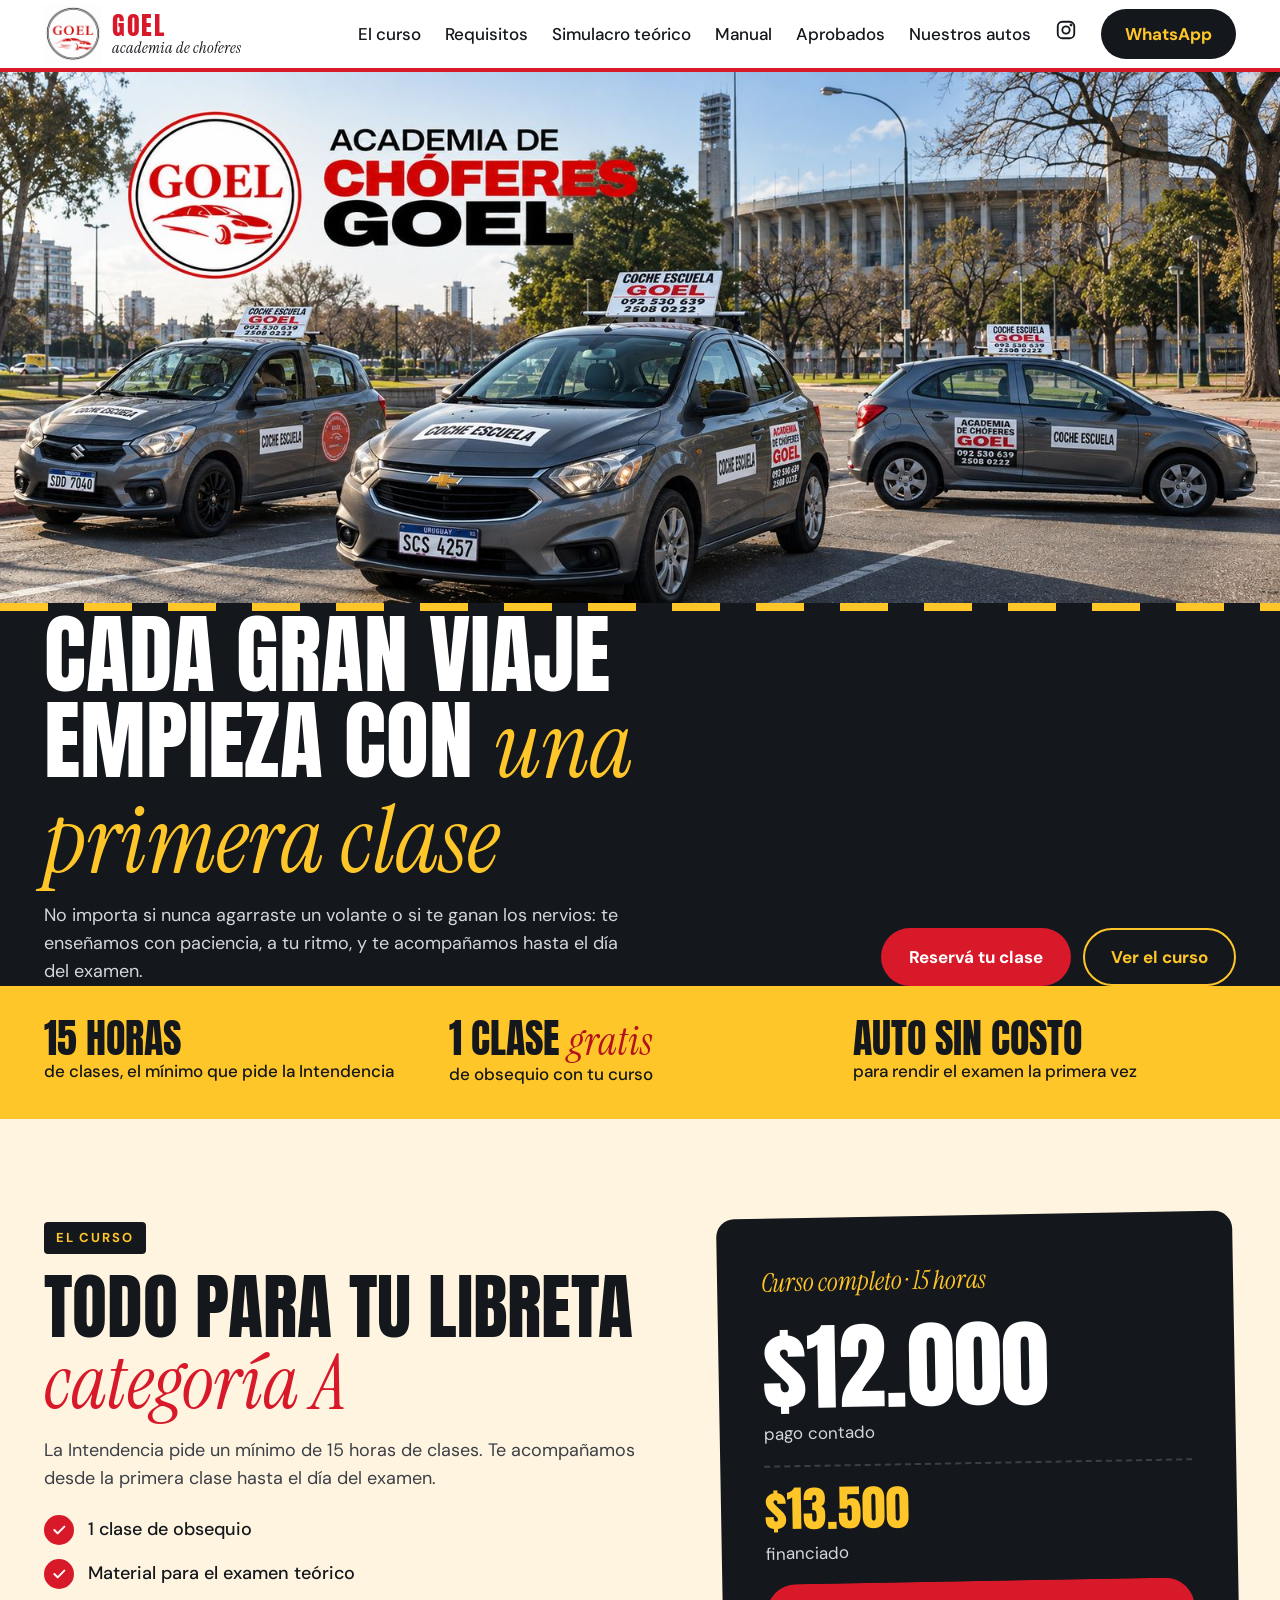
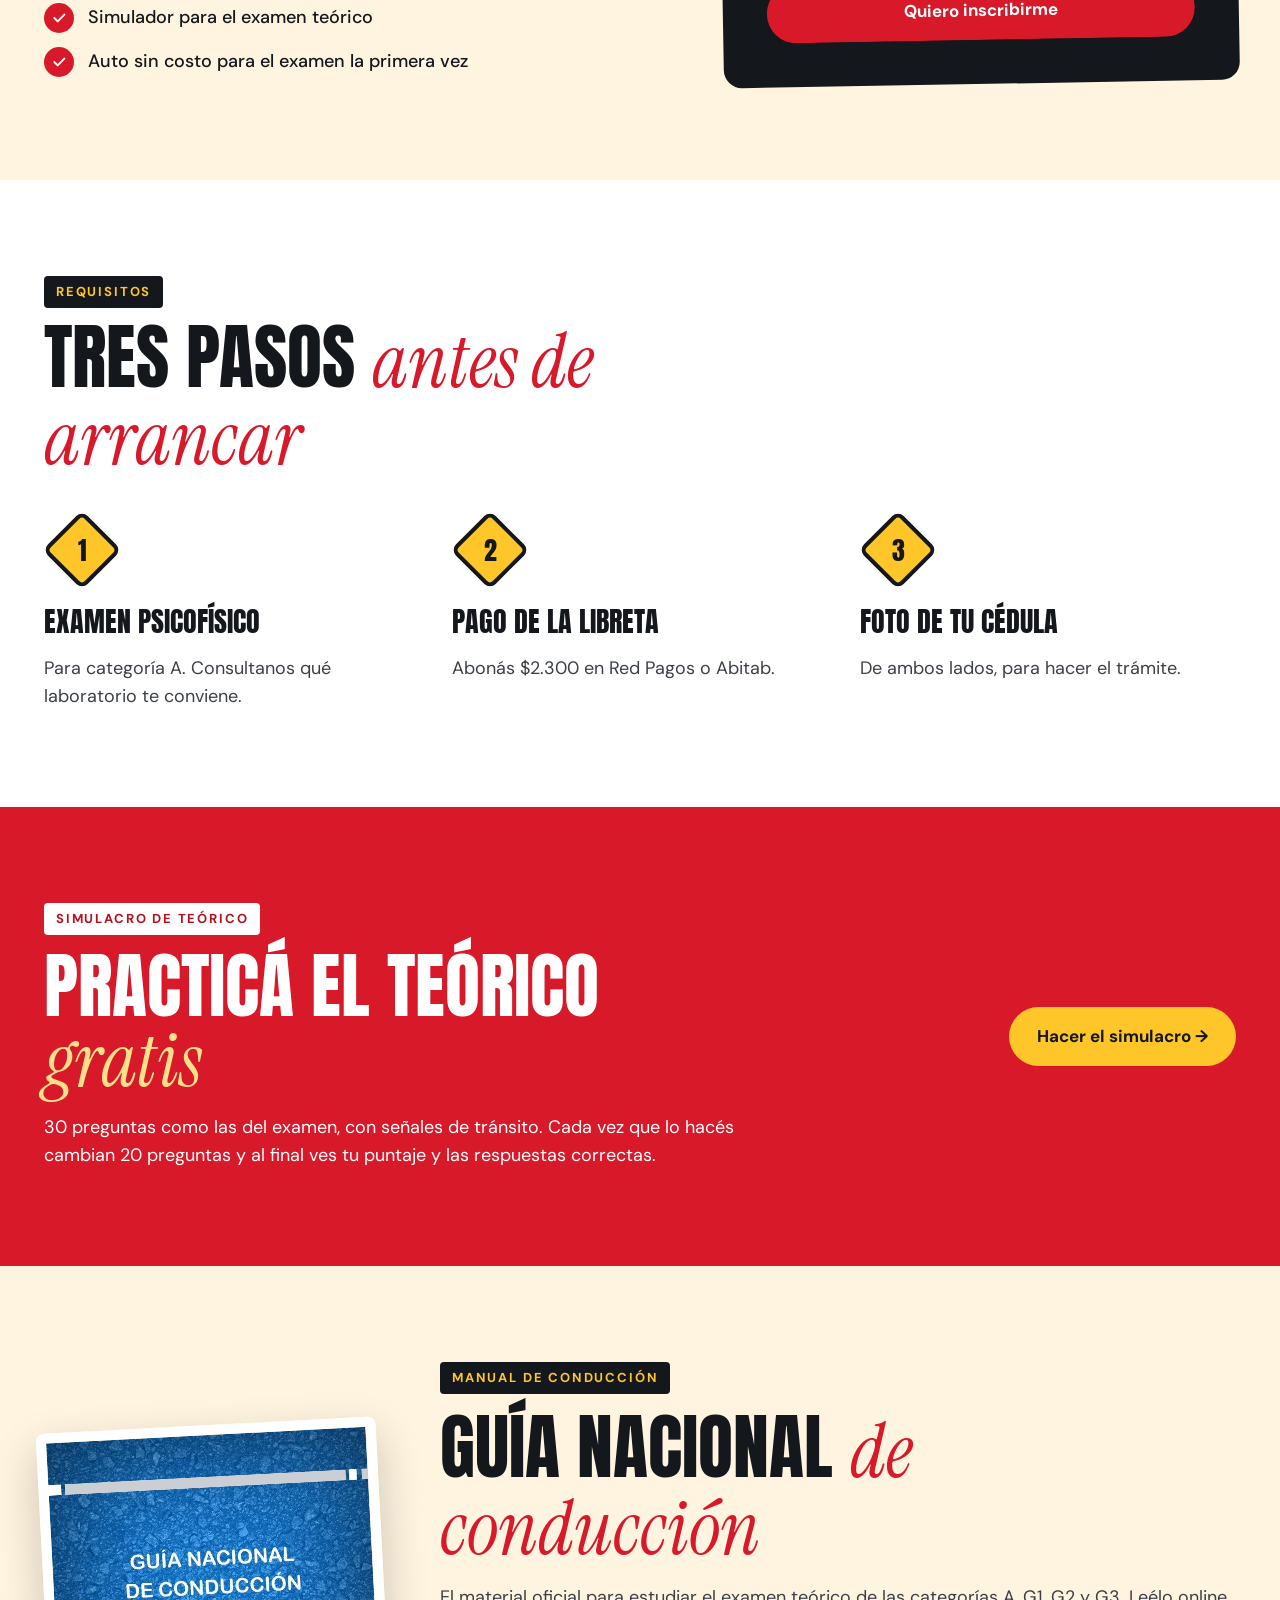
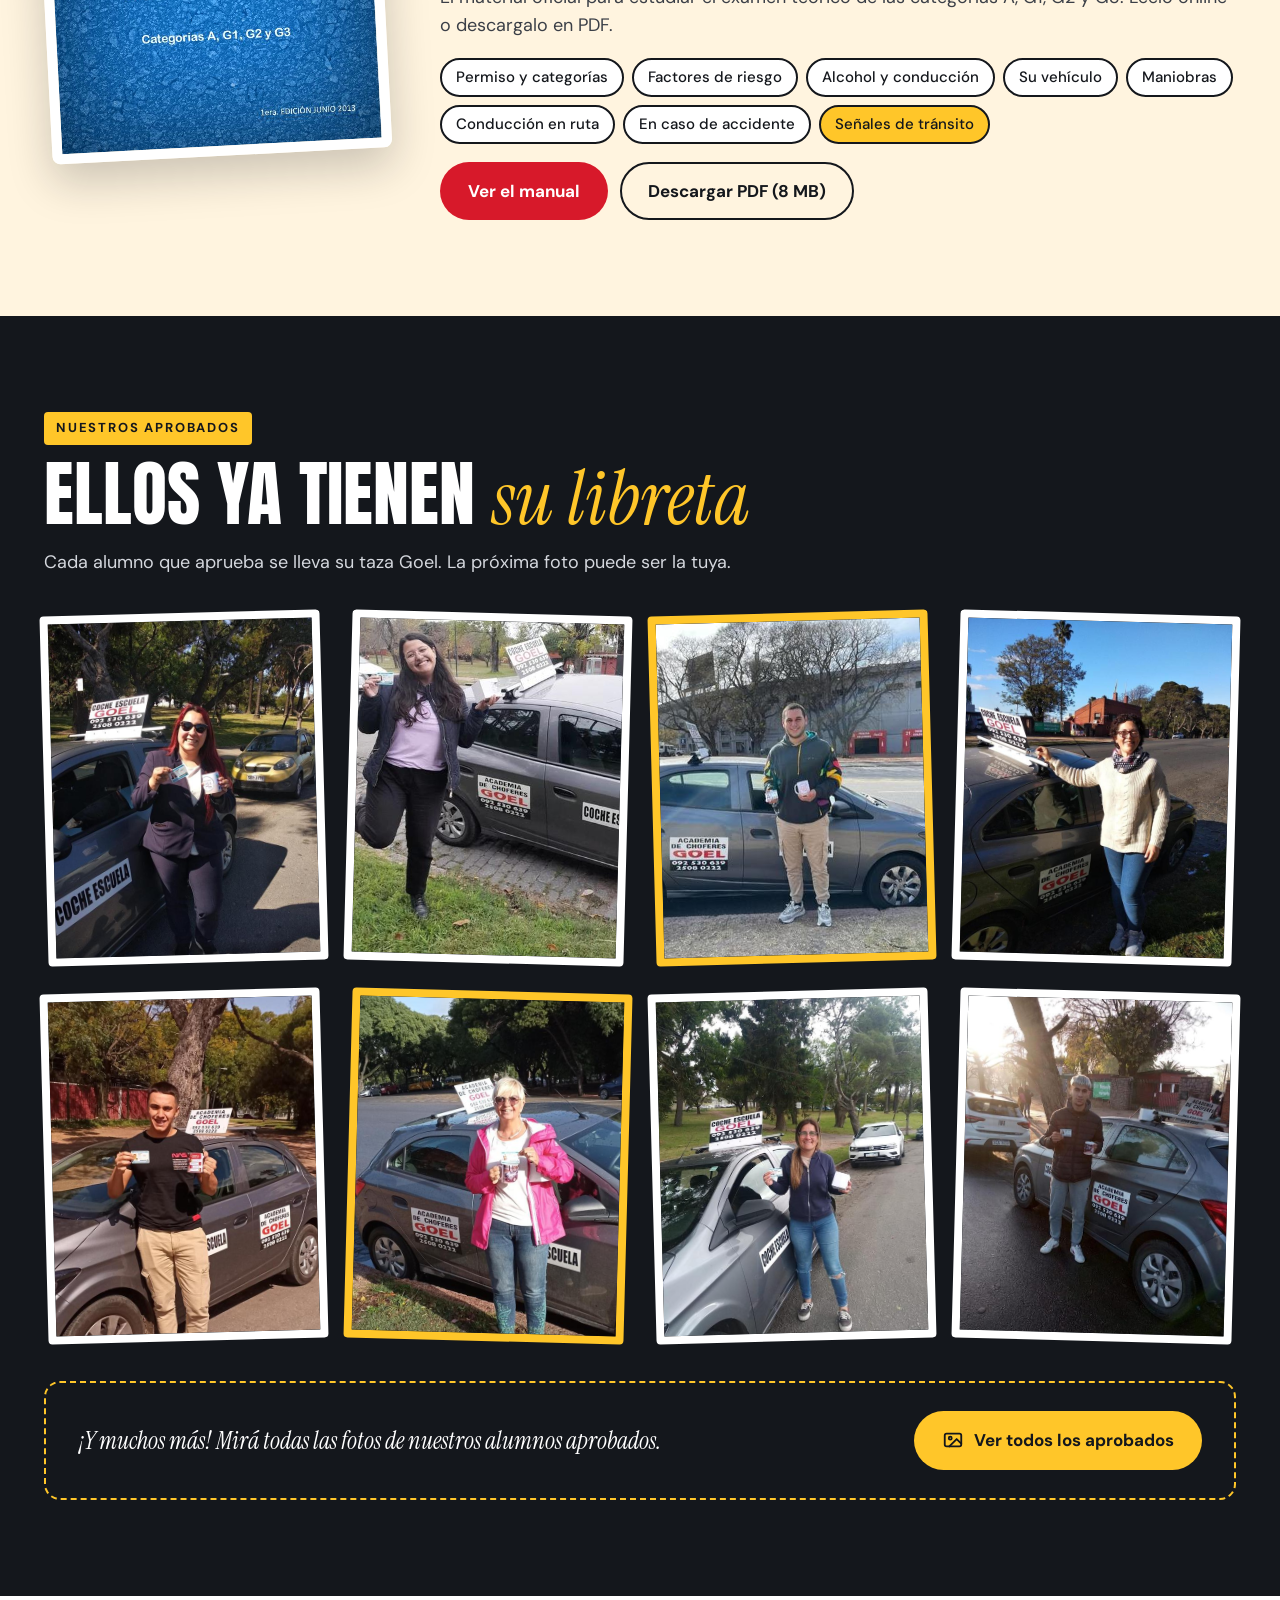
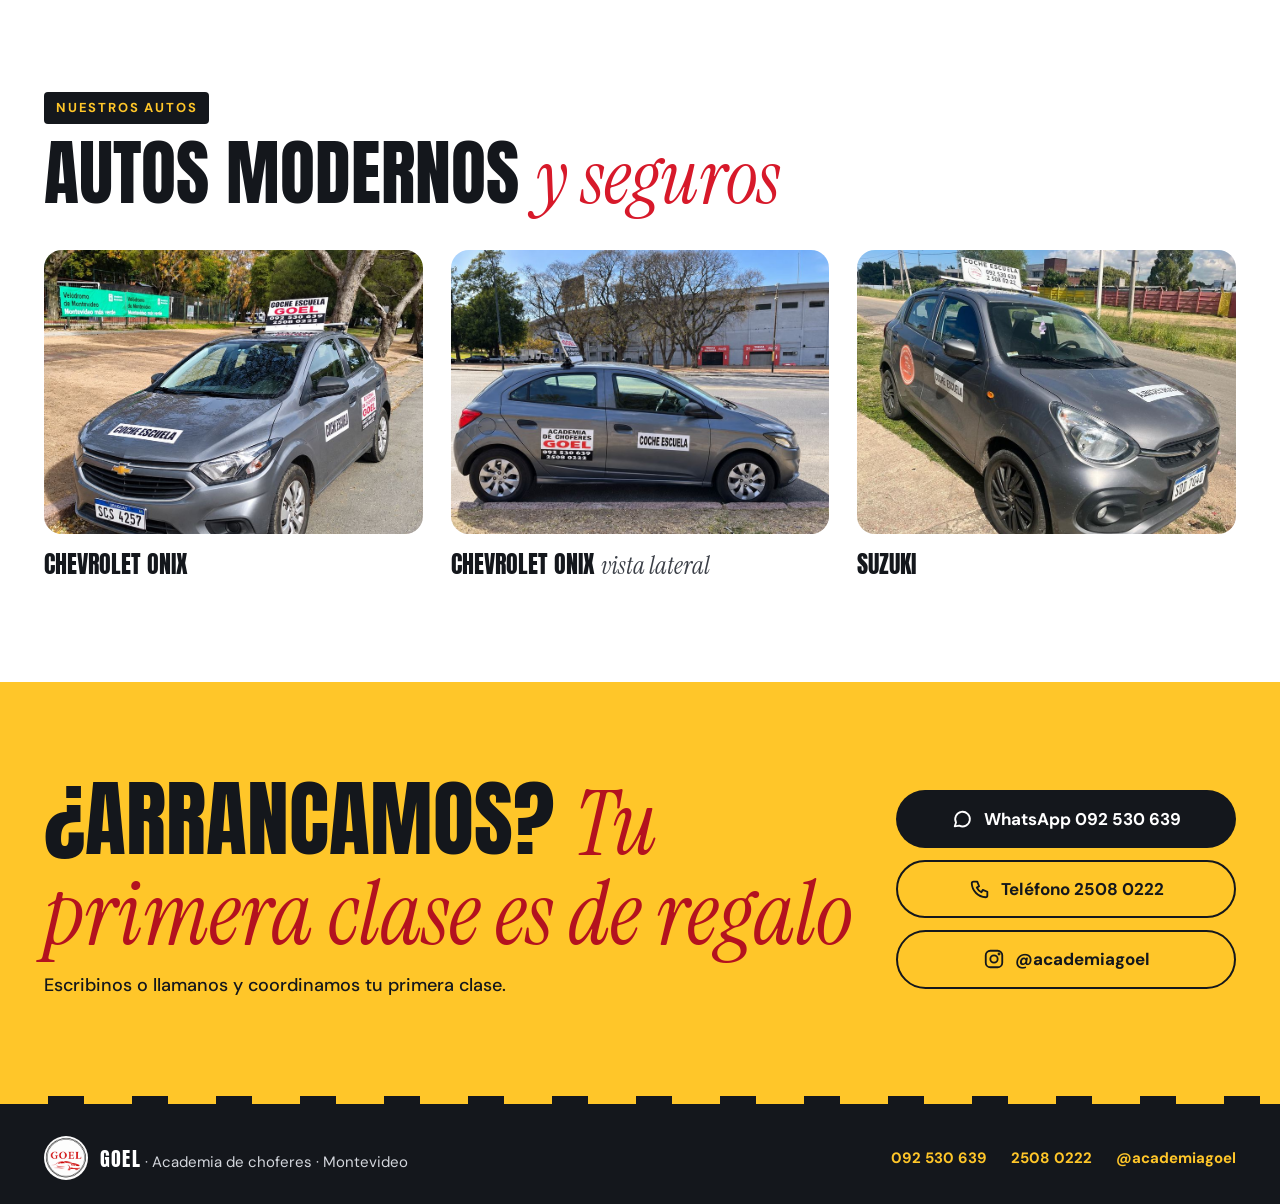
<file: index.html>
<!doctype html>
<html lang="es">
<head>
  <meta charset="utf-8">
  <meta name="viewport" content="width=device-width, initial-scale=1, viewport-fit=cover">
  <title>Academia de Choferes Goel · Coche escuela en Montevideo</title>
  <meta name="description" content="Academia de Choferes Goel: clases de manejo en Montevideo para la libreta categoría A. Curso de 15 horas, 1 clase de regalo, simulador del examen teórico y auto sin costo para tu primer examen.">
  <meta name="theme-color" content="#D7192A">
  <meta property="og:type" content="website">
  <meta property="og:title" content="Academia de Choferes Goel">
  <meta property="og:description" content="Clases de manejo en Montevideo. Te enseñamos con paciencia, a tu ritmo, hasta el día del examen.">
  <meta property="og:image" content="img/portada.jpg">
  <meta property="og:locale" content="es_UY">
  <link rel="icon" type="image/png" sizes="32x32" href="img/favicon-32.png">
  <link rel="icon" type="image/png" sizes="192x192" href="img/favicon-192.png">
  <link rel="apple-touch-icon" href="img/apple-touch-icon.png">
  <link rel="preconnect" href="https://fonts.googleapis.com">
  <link rel="preconnect" href="https://fonts.gstatic.com" crossorigin>
  <link href="https://fonts.googleapis.com/css2?family=Anton&family=Instrument+Serif:ital@0;1&family=DM+Sans:opsz,wght@9..40,400;9..40,500;9..40,700&display=swap" rel="stylesheet">
  <link rel="stylesheet" href="css/estilos.css">
</head>
<body>

  <svg width="0" height="0" style="position:absolute" aria-hidden="true">
    <symbol id="i-chat" viewBox="0 0 24 24"><path fill="none" stroke="currentColor" stroke-width="2" stroke-linecap="round" stroke-linejoin="round" d="M3 20l1.4-4.2A8 8 0 1 1 8 19.3L3 20z"/></symbol>
    <symbol id="i-insta" viewBox="0 0 24 24"><g fill="none" stroke="currentColor" stroke-width="2" stroke-linecap="round" stroke-linejoin="round"><rect x="3" y="3" width="18" height="18" rx="5"/><circle cx="12" cy="12" r="4"/><circle cx="17.5" cy="6.5" r="0.6" fill="currentColor"/></g></symbol>
    <symbol id="i-tel" viewBox="0 0 24 24"><path fill="none" stroke="currentColor" stroke-width="2" stroke-linecap="round" stroke-linejoin="round" d="M5 4h4l2 5-2.5 1.5a11 11 0 0 0 5 5L15 13l5 2v4a2 2 0 0 1-2 2A16 16 0 0 1 3 6a2 2 0 0 1 2-2"/></symbol>
    <symbol id="i-fotos" viewBox="0 0 24 24"><g fill="none" stroke="currentColor" stroke-width="2" stroke-linecap="round" stroke-linejoin="round"><rect x="3" y="5" width="18" height="14" rx="2"/><circle cx="9" cy="10" r="1.6"/><path d="M21 16l-5-5-8 8"/></g></symbol>
    <symbol id="i-menu" viewBox="0 0 24 24"><path fill="none" stroke="currentColor" stroke-width="2.5" stroke-linecap="round" d="M4 7h16M4 12h16M4 17h16"/></symbol>
    <symbol id="i-check" viewBox="0 0 24 24"><path fill="none" stroke="#FFFFFF" stroke-width="3" stroke-linecap="round" stroke-linejoin="round" d="M5 12l5 5L20 7"/></symbol>
  </svg>

  <header class="cabecera">
    <div class="contenedor">
      <a class="marca" href="#inicio" aria-label="Academia de Choferes Goel, ir al inicio">
        <img src="img/logo.png" alt="" width="58" height="58">
        <span class="marca-texto">
          <span class="marca-goel">GOEL</span>
          <span class="marca-sub">academia de choferes</span>
        </span>
      </a>

      <nav class="nav-escritorio" aria-label="Principal">
        <a href="#curso">El curso</a>
        <a href="#requisitos">Requisitos</a>
        <a href="simulacro.html">Simulacro teórico</a>
        <a href="#manual">Manual</a>
        <a href="#aprobados">Aprobados</a>
        <a href="#autos">Nuestros autos</a>
        <a href="https://www.instagram.com/academiagoel/" target="_blank" rel="noopener" aria-label="Instagram de Academia Goel"><svg class="icono"><use href="#i-insta"/></svg></a>
        <a class="boton boton-oscuro" href="https://wa.me/59892530639">WhatsApp</a>
      </nav>

      <details class="menu-movil">
        <summary><svg class="icono" aria-hidden="true"><use href="#i-menu"/></svg>Menú</summary>
        <nav aria-label="Principal">
          <a href="#curso">El curso</a>
          <a href="#requisitos">Requisitos</a>
          <a href="simulacro.html">Simulacro teórico</a>
          <a href="#manual">Manual de conducción</a>
          <a href="#aprobados">Aprobados</a>
          <a href="#autos">Nuestros autos</a>
          <a href="#contacto">Contacto</a>
          <a href="https://www.instagram.com/academiagoel/" target="_blank" rel="noopener">Instagram @academiagoel</a>
        </nav>
      </details>
    </div>
  </header>

  <main>

    <section id="inicio" class="portada">
      <img class="portada-foto" src="img/portada.jpg" width="1600" height="664" alt="Academia de Choferes Goel: tres coches escuela frente al Estadio Centenario" fetchpriority="high">
      <div class="linea-ruta" aria-hidden="true"></div>
      <div class="contenedor portada-texto">
        <div>
          <h1>Cada gran viaje empieza con <em>una primera clase</em></h1>
          <p>No importa si nunca agarraste un volante o si te ganan los nervios: te enseñamos con paciencia, a tu ritmo, y te acompañamos hasta el día del examen.</p>
        </div>
        <div class="botones">
          <a class="boton boton-rojo" href="https://wa.me/59892530639">Reservá tu clase</a>
          <a class="boton boton-borde-claro" href="#curso">Ver el curso</a>
        </div>
      </div>
    </section>

    <section class="beneficios" aria-label="Beneficios">
      <div class="contenedor">
        <div class="beneficio"><strong>15 horas</strong><span>de clases, el mínimo que pide la Intendencia</span></div>
        <div class="beneficio"><strong>1 clase <em>gratis</em></strong><span>de obsequio con tu curso</span></div>
        <div class="beneficio"><strong>Auto sin costo</strong><span>para rendir el examen la primera vez</span></div>
      </div>
    </section>

    <section id="curso" class="seccion curso">
      <div class="contenedor curso-grilla">
        <div class="curso-info">
          <span class="etiqueta">El curso</span>
          <h2 class="titulo">Todo para tu libreta <em>categoría A</em></h2>
          <p class="bajada">La Intendencia pide un mínimo de 15 horas de clases. Te acompañamos desde la primera clase hasta el día del examen.</p>
          <ul class="lista-check">
            <li><span class="check" aria-hidden="true"><svg><use href="#i-check"/></svg></span>1 clase de obsequio</li>
            <li><span class="check" aria-hidden="true"><svg><use href="#i-check"/></svg></span>Material para el examen teórico</li>
            <li><span class="check" aria-hidden="true"><svg><use href="#i-check"/></svg></span>Simulador para el examen teórico</li>
            <li><span class="check" aria-hidden="true"><svg><use href="#i-check"/></svg></span>Auto sin costo para el examen la primera vez</li>
          </ul>
        </div>
        <div class="precio">
          <span class="precio-titulo">Curso completo · 15 horas</span>
          <div><span class="precio-grande">$12.000</span><small>pago contado</small></div>
          <div class="precio-separador"><span class="precio-mediano">$13.500</span><small>financiado</small></div>
          <a class="boton boton-rojo boton-ancho" href="https://wa.me/59892530639">Quiero inscribirme</a>
        </div>
      </div>
    </section>

    <section id="requisitos" class="seccion">
      <div class="contenedor">
        <div class="encabezado">
          <span class="etiqueta">Requisitos</span>
          <h2 class="titulo">Tres pasos <em>antes de arrancar</em></h2>
        </div>
        <div class="pasos">
          <div class="paso">
            <div class="rombo" aria-hidden="true"><span>1</span></div>
            <h3>Examen psicofísico</h3>
            <p>Para categoría A. Consultanos qué laboratorio te conviene.</p>
          </div>
          <div class="paso">
            <div class="rombo" aria-hidden="true"><span>2</span></div>
            <h3>Pago de la libreta</h3>
            <p>Abonás $2.300 en Red Pagos o Abitab.</p>
          </div>
          <div class="paso">
            <div class="rombo" aria-hidden="true"><span>3</span></div>
            <h3>Foto de tu cédula</h3>
            <p>De ambos lados, para hacer el trámite.</p>
          </div>
        </div>
      </div>
    </section>

    <section id="simulacro" class="seccion banda-simulacro">
      <div class="contenedor">
        <div>
          <span class="etiqueta">Simulacro de teórico</span>
          <h2 class="titulo">Practicá el teórico <em>gratis</em></h2>
          <p>30 preguntas como las del examen, con señales de tránsito. Cada vez que lo hacés cambian 20 preguntas y al final ves tu puntaje y las respuestas correctas.</p>
        </div>
        <a class="boton boton-amarillo" href="simulacro.html">Hacer el simulacro →</a>
      </div>
    </section>

    <section id="manual" class="seccion manual">
      <div class="contenedor manual-grilla">
        <a class="manual-tapa" href="docs/Guia-Nacional-de-Conduccion.pdf" target="_blank" rel="noopener">
          <img src="img/manual-tapa.jpg" width="600" height="584" alt="Tapa de la Guía Nacional de Conducción" loading="lazy">
        </a>
        <div class="manual-info">
          <span class="etiqueta">Manual de conducción</span>
          <h2 class="titulo">Guía Nacional <em>de conducción</em></h2>
          <p class="bajada">El material oficial para estudiar el examen teórico de las categorías A, G1, G2 y G3. Leélo online o descargalo en PDF.</p>
          <ul class="temas">
            <li>Permiso y categorías</li>
            <li>Factores de riesgo</li>
            <li>Alcohol y conducción</li>
            <li>Su vehículo</li>
            <li>Maniobras</li>
            <li>Conducción en ruta</li>
            <li>En caso de accidente</li>
            <li class="marcado">Señales de tránsito</li>
          </ul>
          <div class="botones">
            <a class="boton boton-rojo" href="docs/Guia-Nacional-de-Conduccion.pdf" target="_blank" rel="noopener">Ver el manual</a>
            <a class="boton boton-borde" href="docs/Guia-Nacional-de-Conduccion.pdf" download>Descargar PDF (8 MB)</a>
          </div>
        </div>
      </div>
    </section>

    <section id="aprobados" class="seccion aprobados">
      <div class="contenedor">
        <div class="encabezado">
          <span class="etiqueta">Nuestros aprobados</span>
          <h2 class="titulo">Ellos ya tienen <em>su libreta</em></h2>
          <p class="bajada">Cada alumno que aprueba se lleva su taza Goel. La próxima foto puede ser la tuya.</p>
        </div>
        <div class="galeria">
          <img src="img/alumnos/alumno-1.jpg" alt="Alumna aprobada con su libreta y la taza Goel" loading="lazy" width="600" height="746" style="object-position: center 30%">
          <img src="img/alumnos/alumno-2.jpg" alt="Alumna aprobada festejando junto al coche escuela" loading="lazy" width="600" height="515" style="object-position: 20% center">
          <img src="img/alumnos/alumno-3.jpg" alt="Alumno aprobado con su taza Goel frente al Estadio" loading="lazy" width="600" height="441" style="object-position: 55% center">
          <img src="img/alumnos/alumno-4.jpg" alt="Alumna aprobada mostrando su libreta" loading="lazy" width="600" height="746" style="object-position: 60% center">
          <img src="img/alumnos/alumno-5.jpg" alt="Alumno aprobado con libreta y taza" loading="lazy" width="600" height="1331" style="object-position: center 35%">
          <img src="img/alumnos/alumno-6.jpg" alt="Alumna aprobada con campera rosada" loading="lazy" width="600" height="1331" style="object-position: center 40%">
          <img src="img/alumnos/alumno-7.jpg" alt="Alumna aprobada sonriendo con su libreta" loading="lazy" width="600" height="727" style="object-position: center 40%">
          <img src="img/alumnos/alumno-8.jpg" alt="Alumno aprobado junto al coche escuela" loading="lazy" width="600" height="710" style="object-position: 35% center">
        </div>
        <div class="mas-aprobados">
          <p>¡Y muchos más! Mirá todas las fotos de nuestros alumnos aprobados.</p>
          <a class="boton boton-amarillo" href="https://drive.google.com/drive/folders/10g7RlXTryzWTnJvmF3djO4mjuZ6F2YJH?usp=drive_link" target="_blank" rel="noopener"><svg class="icono" aria-hidden="true"><use href="#i-fotos"/></svg>Ver todos los aprobados</a>
        </div>
      </div>
    </section>

    <section id="autos" class="seccion">
      <div class="contenedor">
        <div class="encabezado">
          <span class="etiqueta">Nuestros autos</span>
          <h2 class="titulo">Autos modernos <em>y seguros</em></h2>
        </div>
        <div class="autos">
          <figure>
            <img src="img/onix.jpg" alt="Chevrolet Onix coche escuela de Goel" loading="lazy" width="900" height="1013">
            <figcaption>Chevrolet Onix</figcaption>
          </figure>
          <figure>
            <img src="img/onix-lateral.jpg" alt="Coche escuela Goel de costado frente al Estadio" loading="lazy" width="900" height="662">
            <figcaption>Chevrolet Onix <span class="resalte" style="color:#3B3F47">vista lateral</span></figcaption>
          </figure>
          <figure>
            <img src="img/suzuki.jpg" alt="Suzuki coche escuela de Goel" loading="lazy" width="900" height="714">
            <figcaption>Suzuki</figcaption>
          </figure>
        </div>
      </div>
    </section>

    <section id="contacto" class="seccion contacto">
      <div class="contenedor">
        <div>
          <h2 class="titulo">¿Arrancamos? <em>Tu primera clase es de regalo</em></h2>
          <p style="margin: 14px 0 0; font-size: 18px; font-weight: 500">Escribinos o llamanos y coordinamos tu primera clase.</p>
        </div>
        <div class="contacto-botones">
          <a class="boton boton-oscuro" href="https://wa.me/59892530639"><svg class="icono" aria-hidden="true"><use href="#i-chat"/></svg>WhatsApp 092 530 639</a>
          <a class="boton boton-borde" href="tel:+59825080222"><svg class="icono" aria-hidden="true"><use href="#i-tel"/></svg>Teléfono 2508 0222</a>
          <a class="boton boton-borde" href="https://www.instagram.com/academiagoel/" target="_blank" rel="noopener"><svg class="icono" aria-hidden="true"><use href="#i-insta"/></svg>@academiagoel</a>
        </div>
      </div>
    </section>

  </main>

  <footer class="pie">
    <div class="linea-ruta" aria-hidden="true"></div>
    <div class="contenedor">
      <div class="pie-marca">
        <img src="img/logo.png" alt="" width="44" height="44" loading="lazy">
        <span><strong>GOEL</strong> · Academia de choferes · Montevideo</span>
      </div>
      <div class="pie-datos">
        <a href="tel:+59892530639">092 530 639</a>
        <a href="tel:+59825080222">2508 0222</a>
        <a href="https://www.instagram.com/academiagoel/" target="_blank" rel="noopener">@academiagoel</a>
      </div>
    </div>
  </footer>

  <a class="flotante" href="https://wa.me/59892530639" aria-label="Escribinos por WhatsApp"><svg class="icono" aria-hidden="true"><use href="#i-chat"/></svg>WhatsApp</a>

  <script>
    // Cierra el menú del celular al tocar una opción
    document.querySelectorAll('.menu-movil nav a').forEach(function (a) {
      a.addEventListener('click', function () { a.closest('details').removeAttribute('open'); });
    });
  </script>
</body>
</html>
</file>
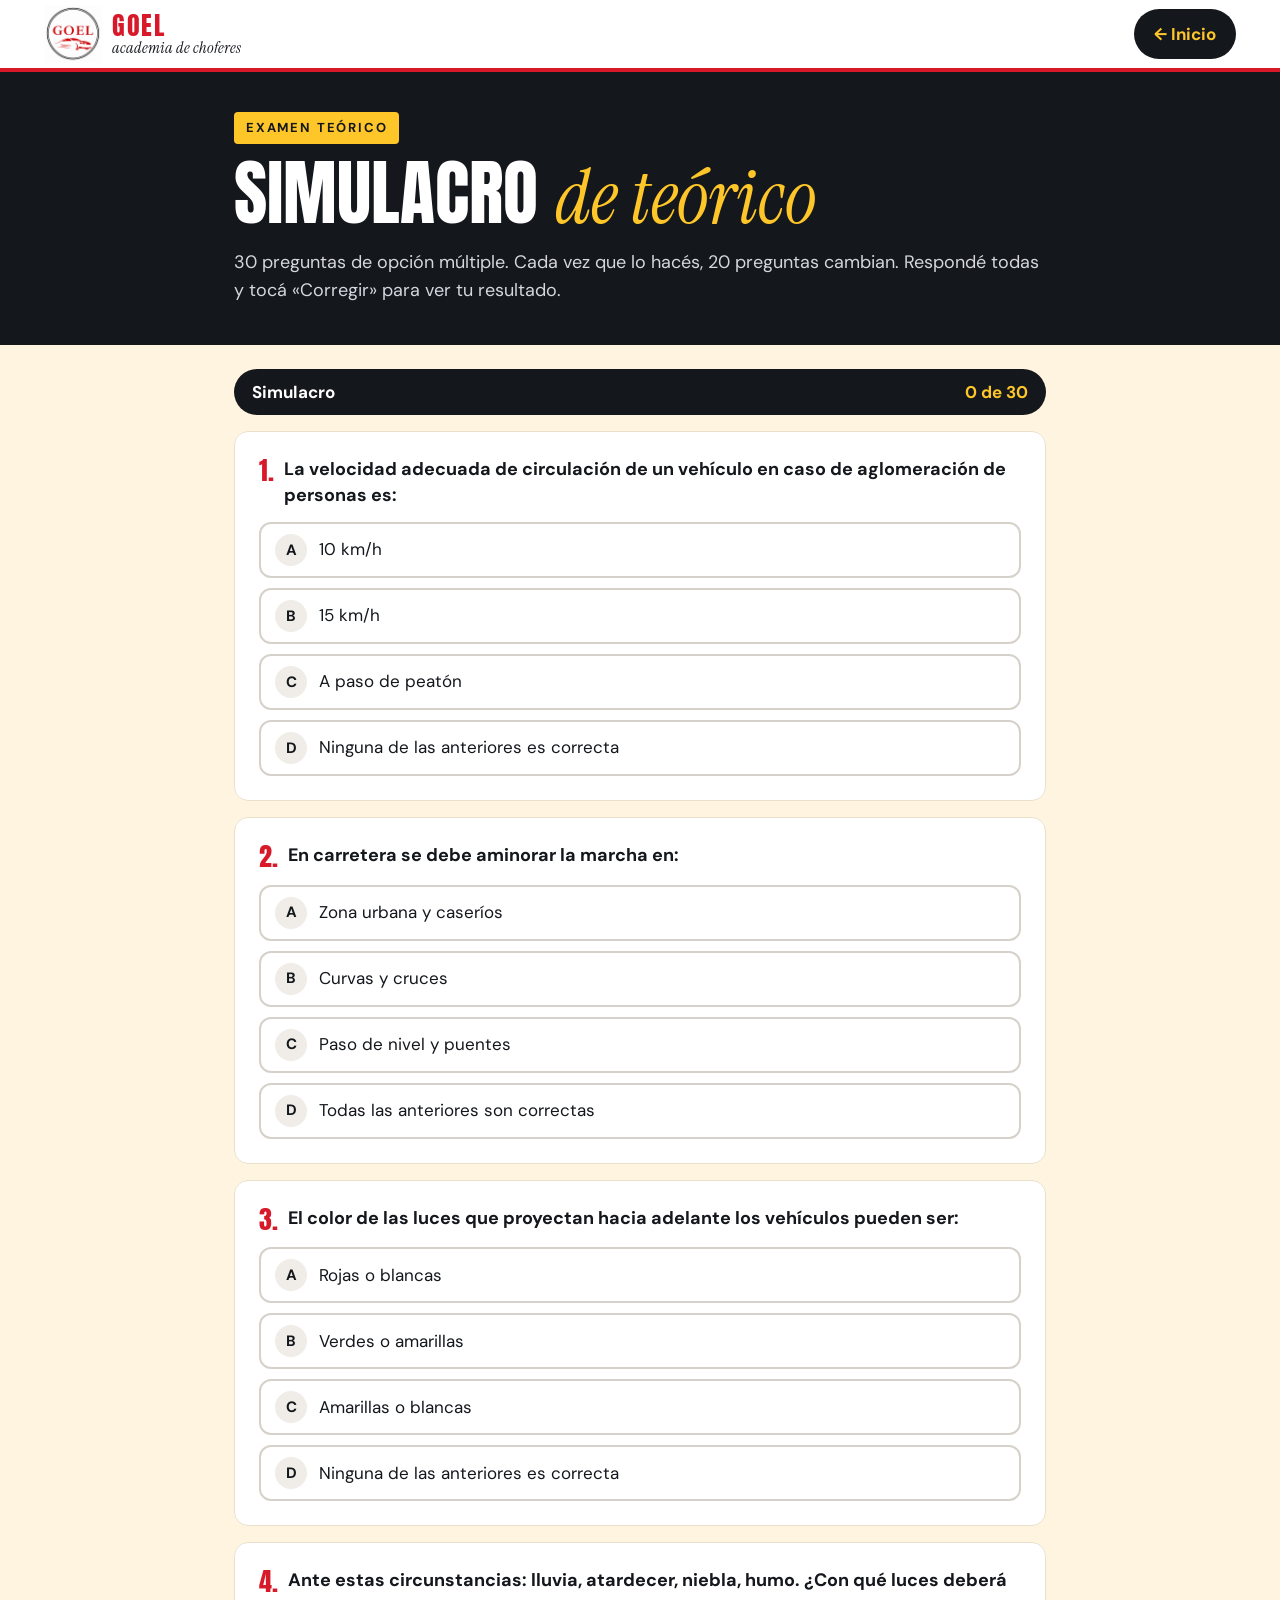
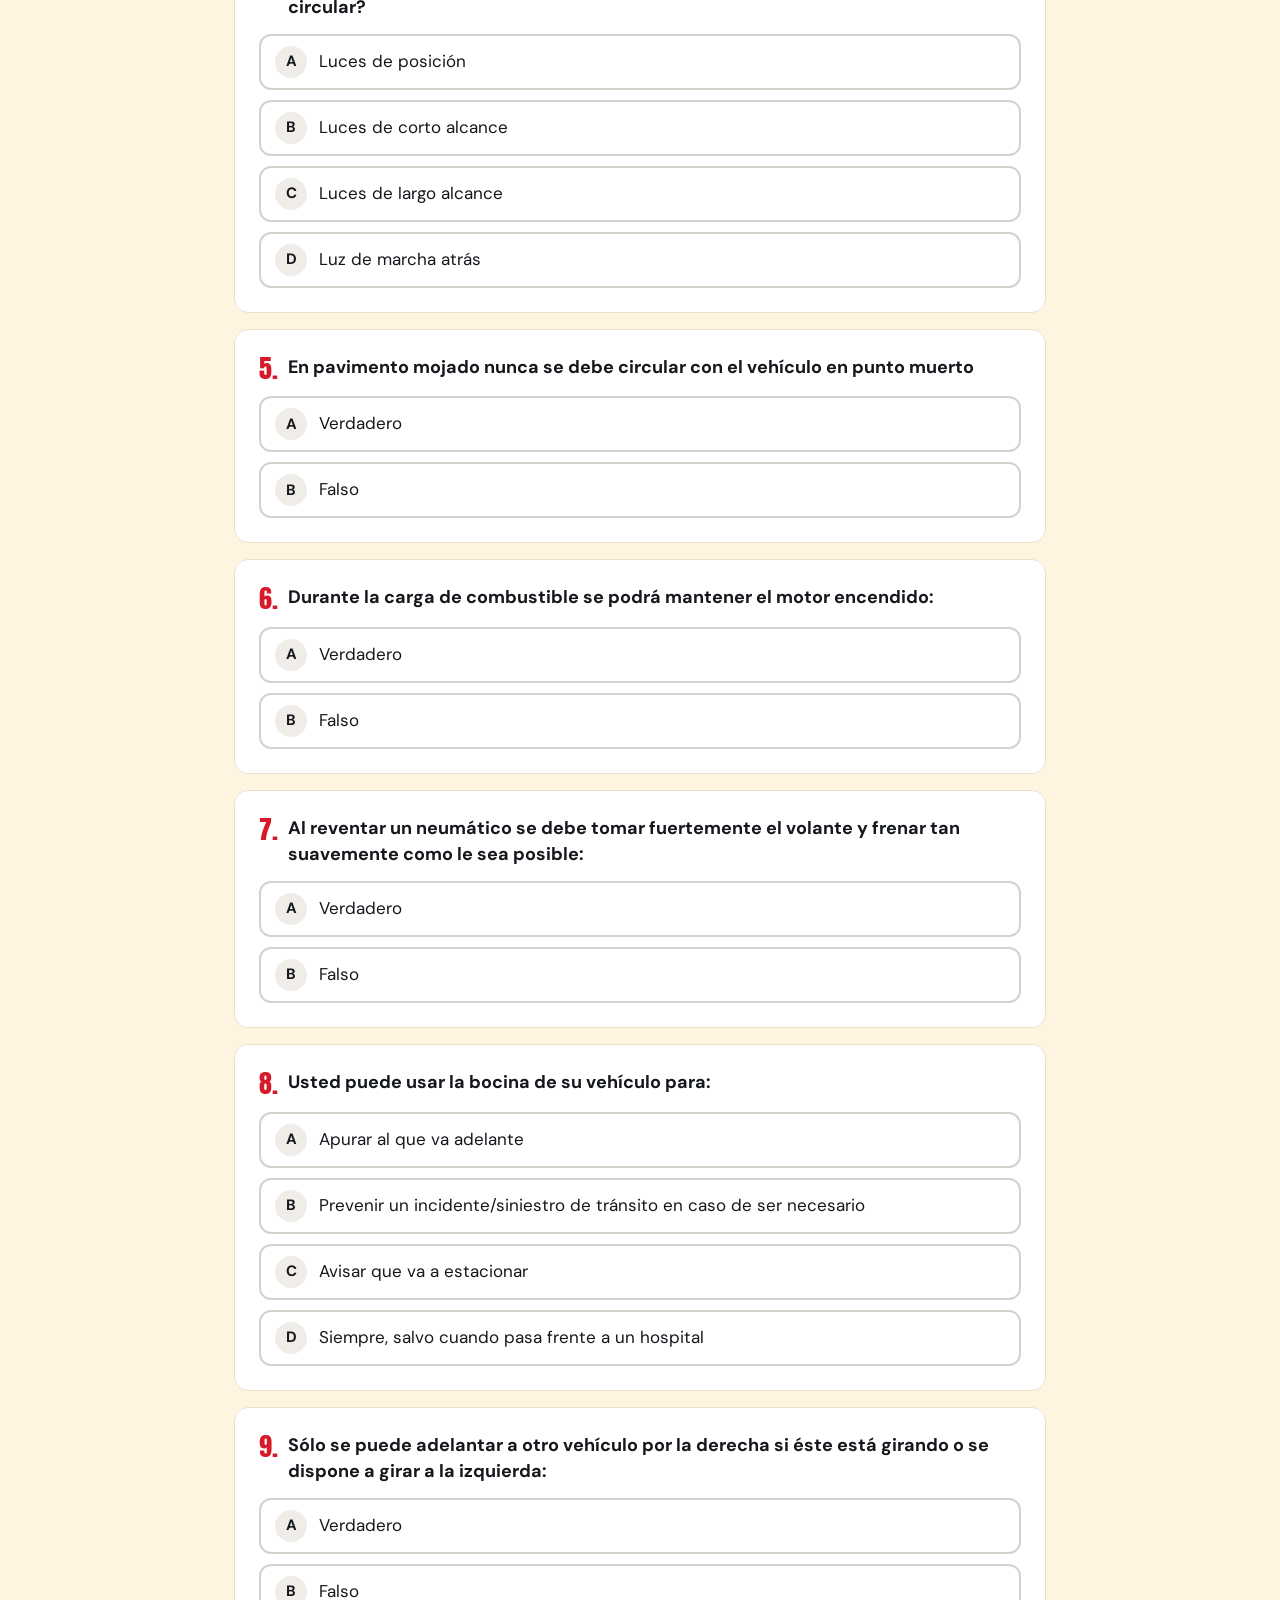
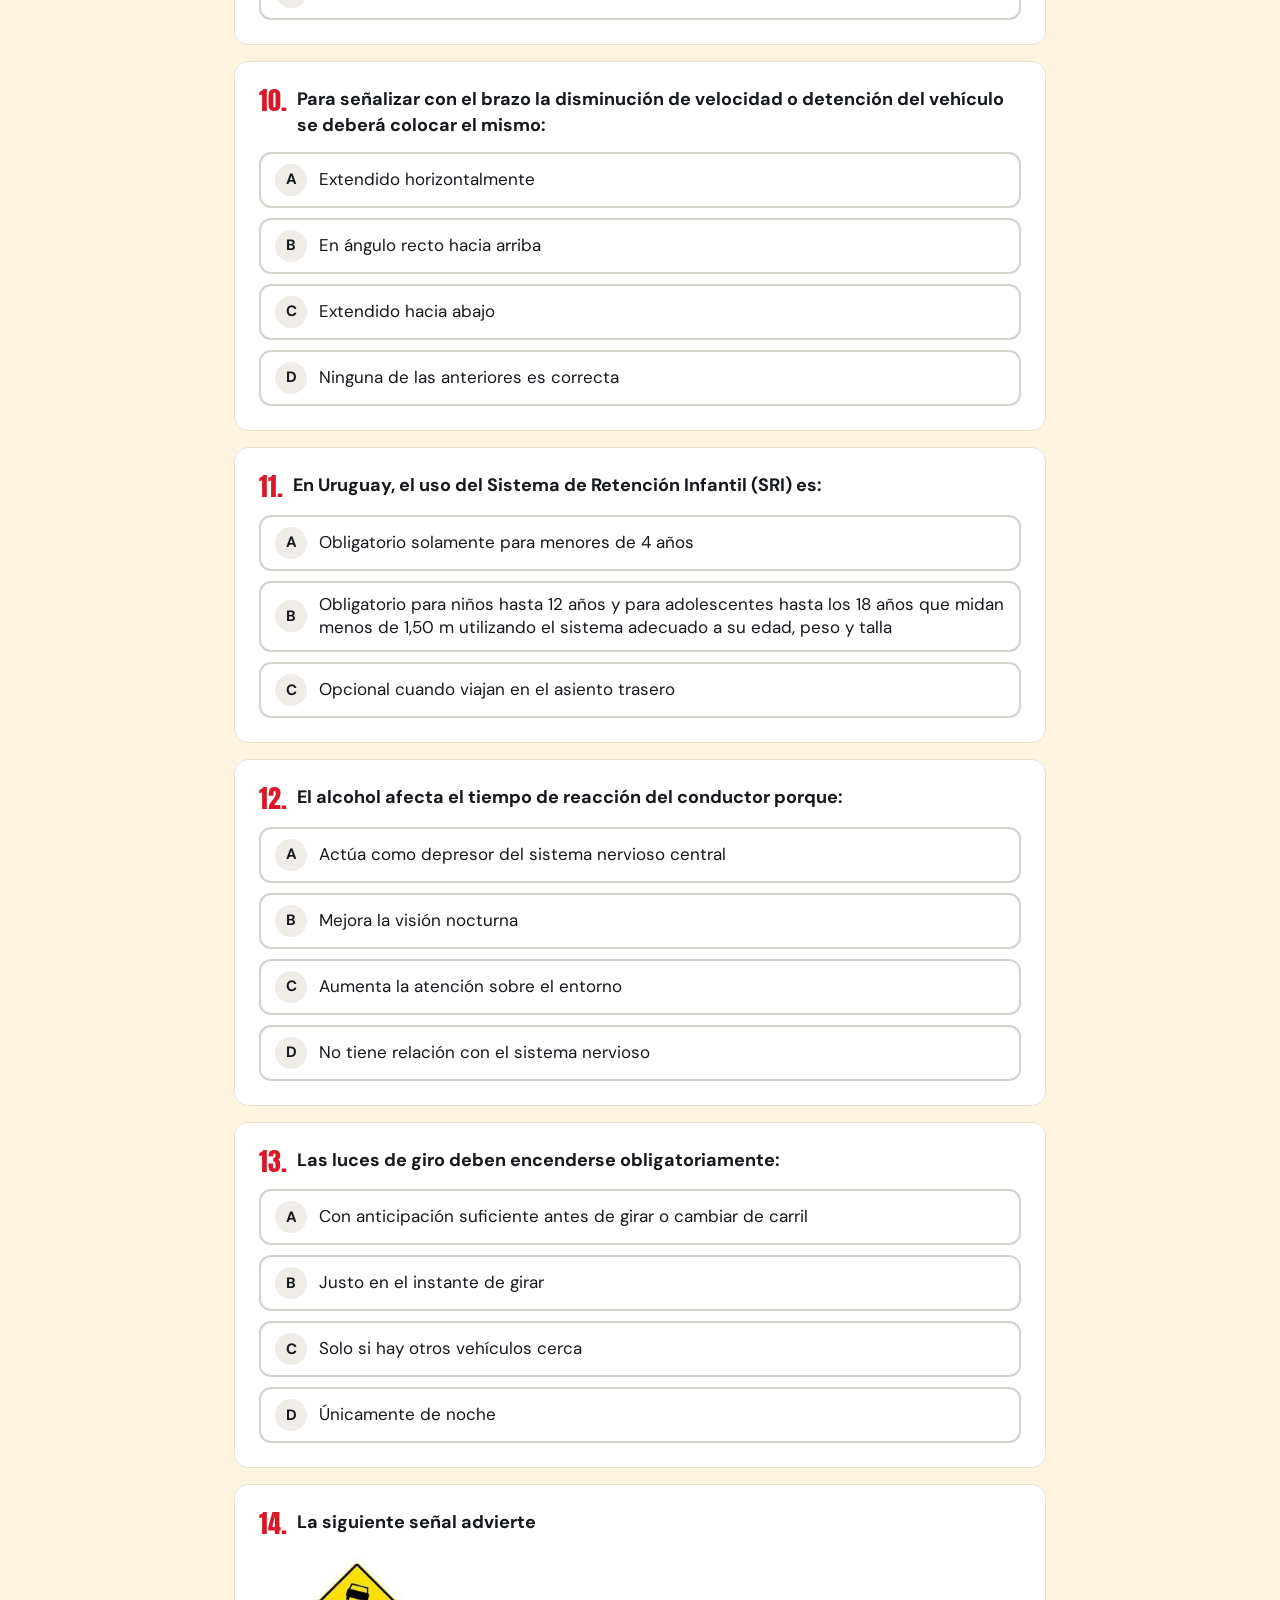
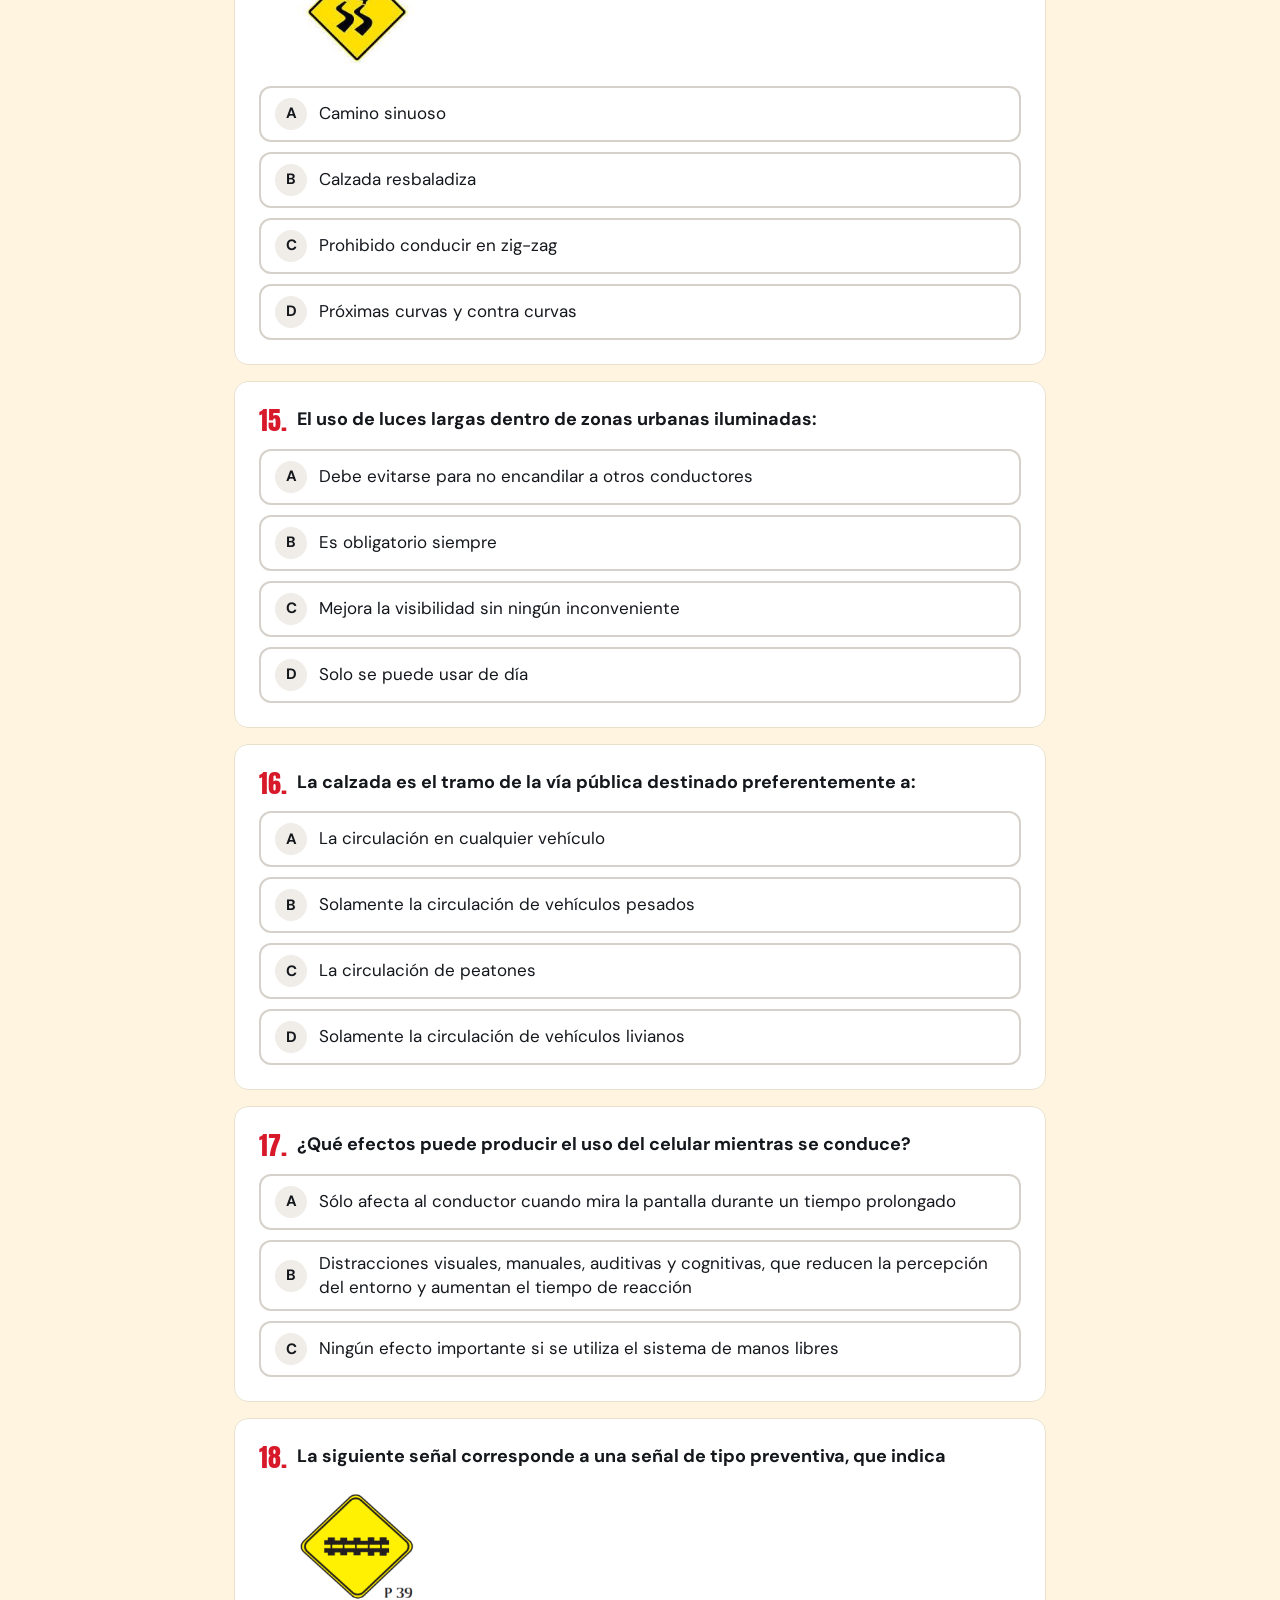
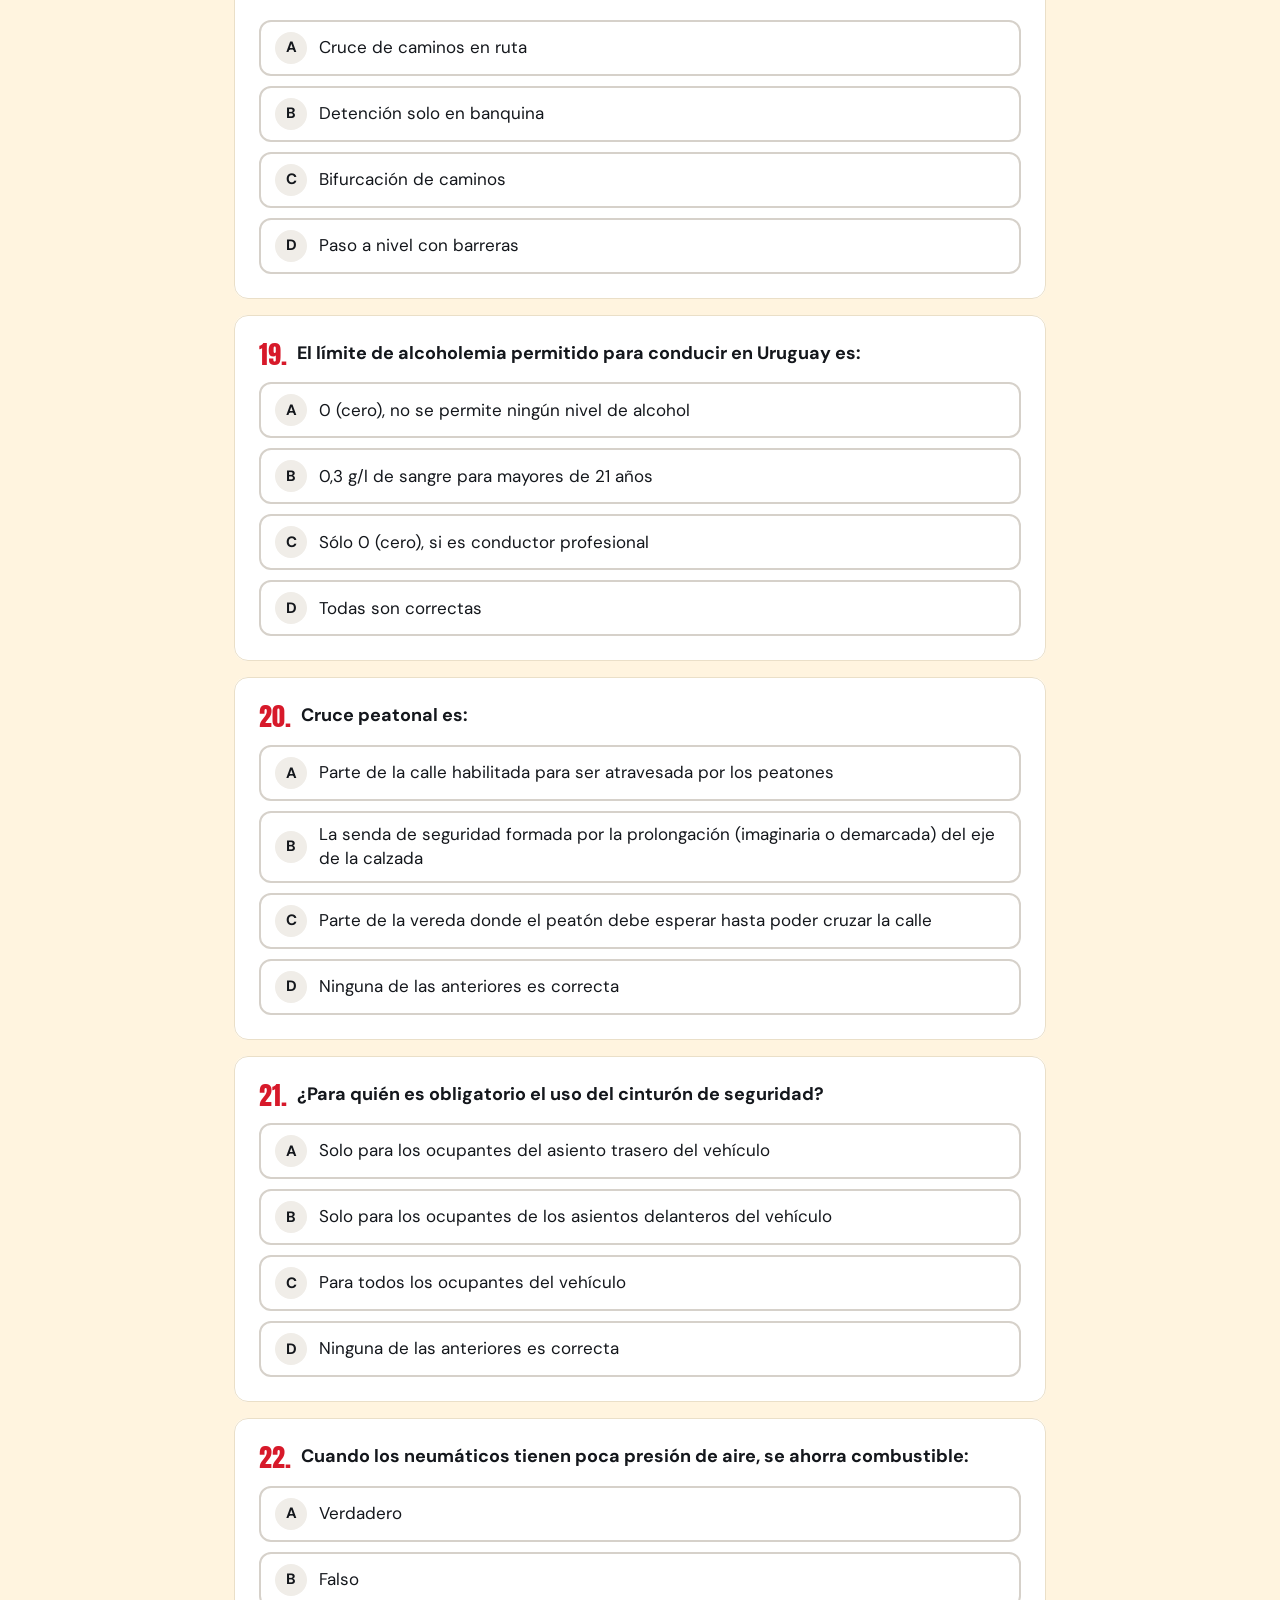
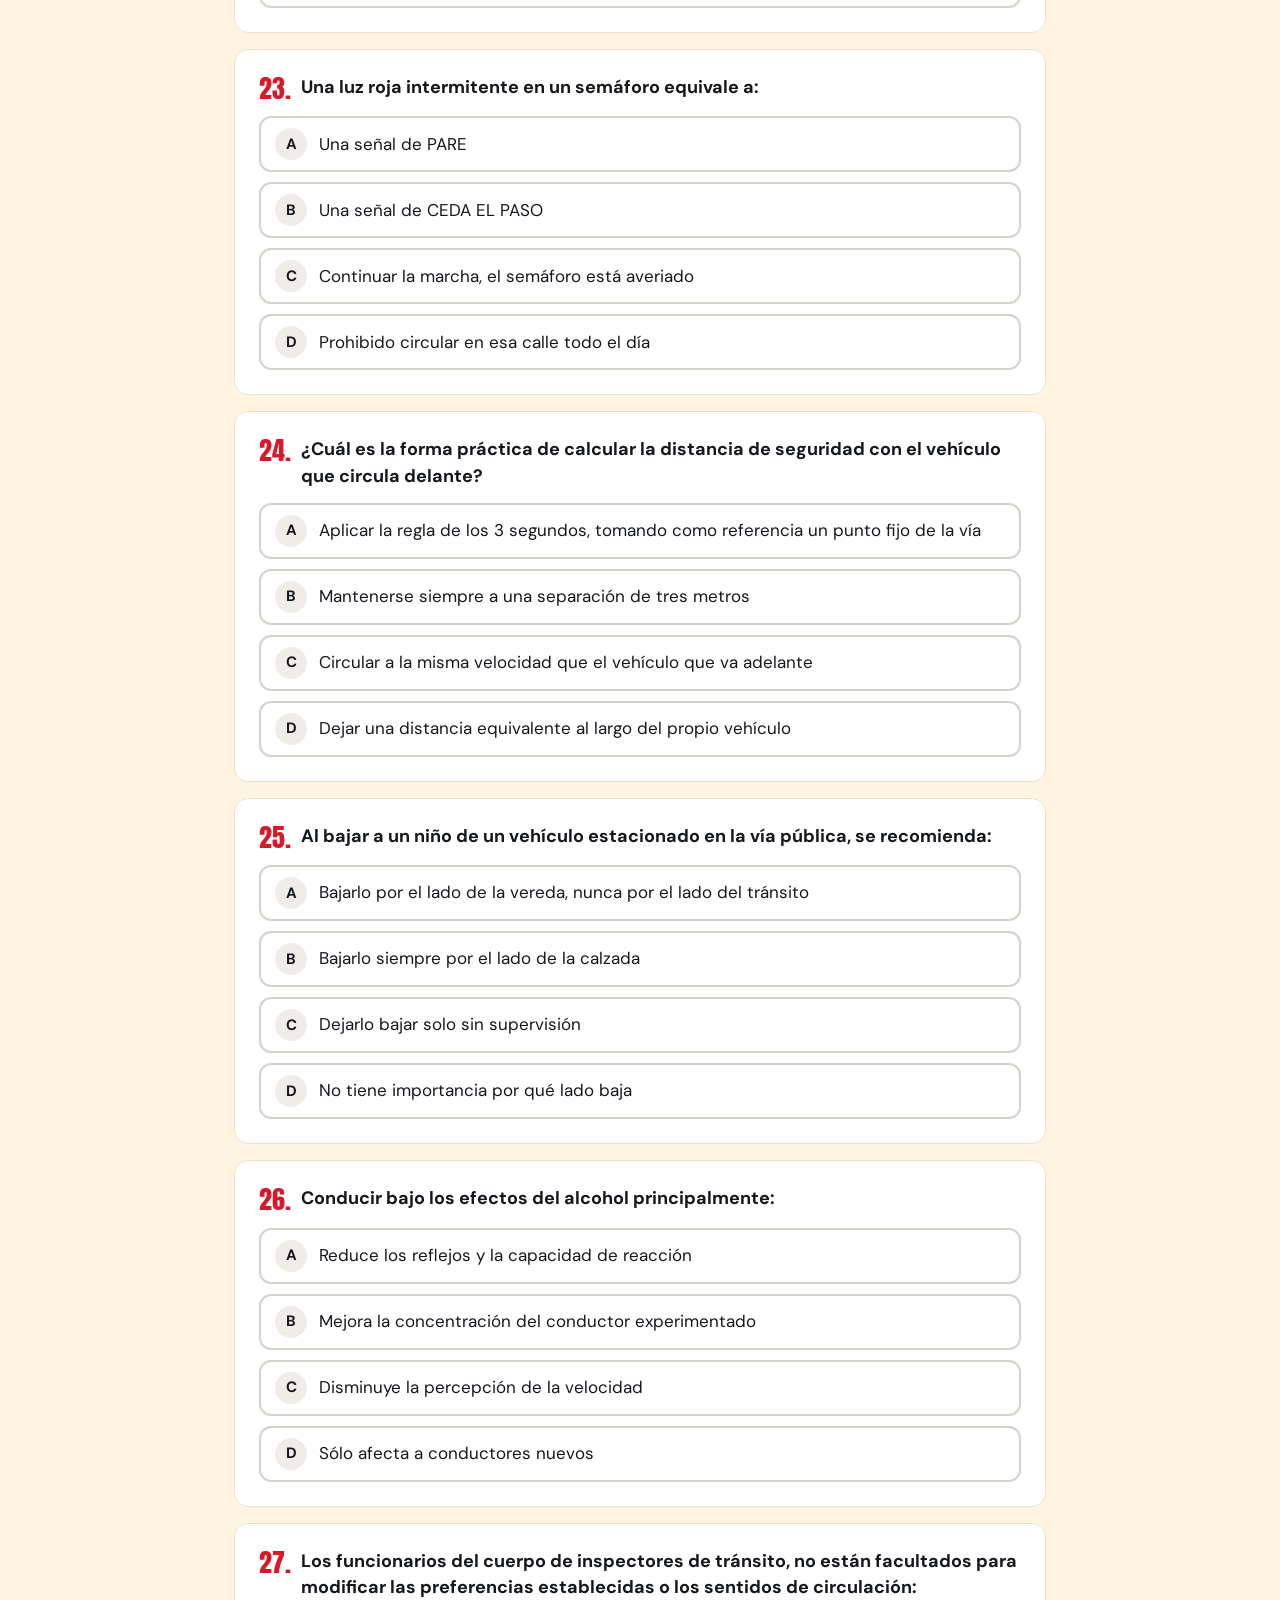
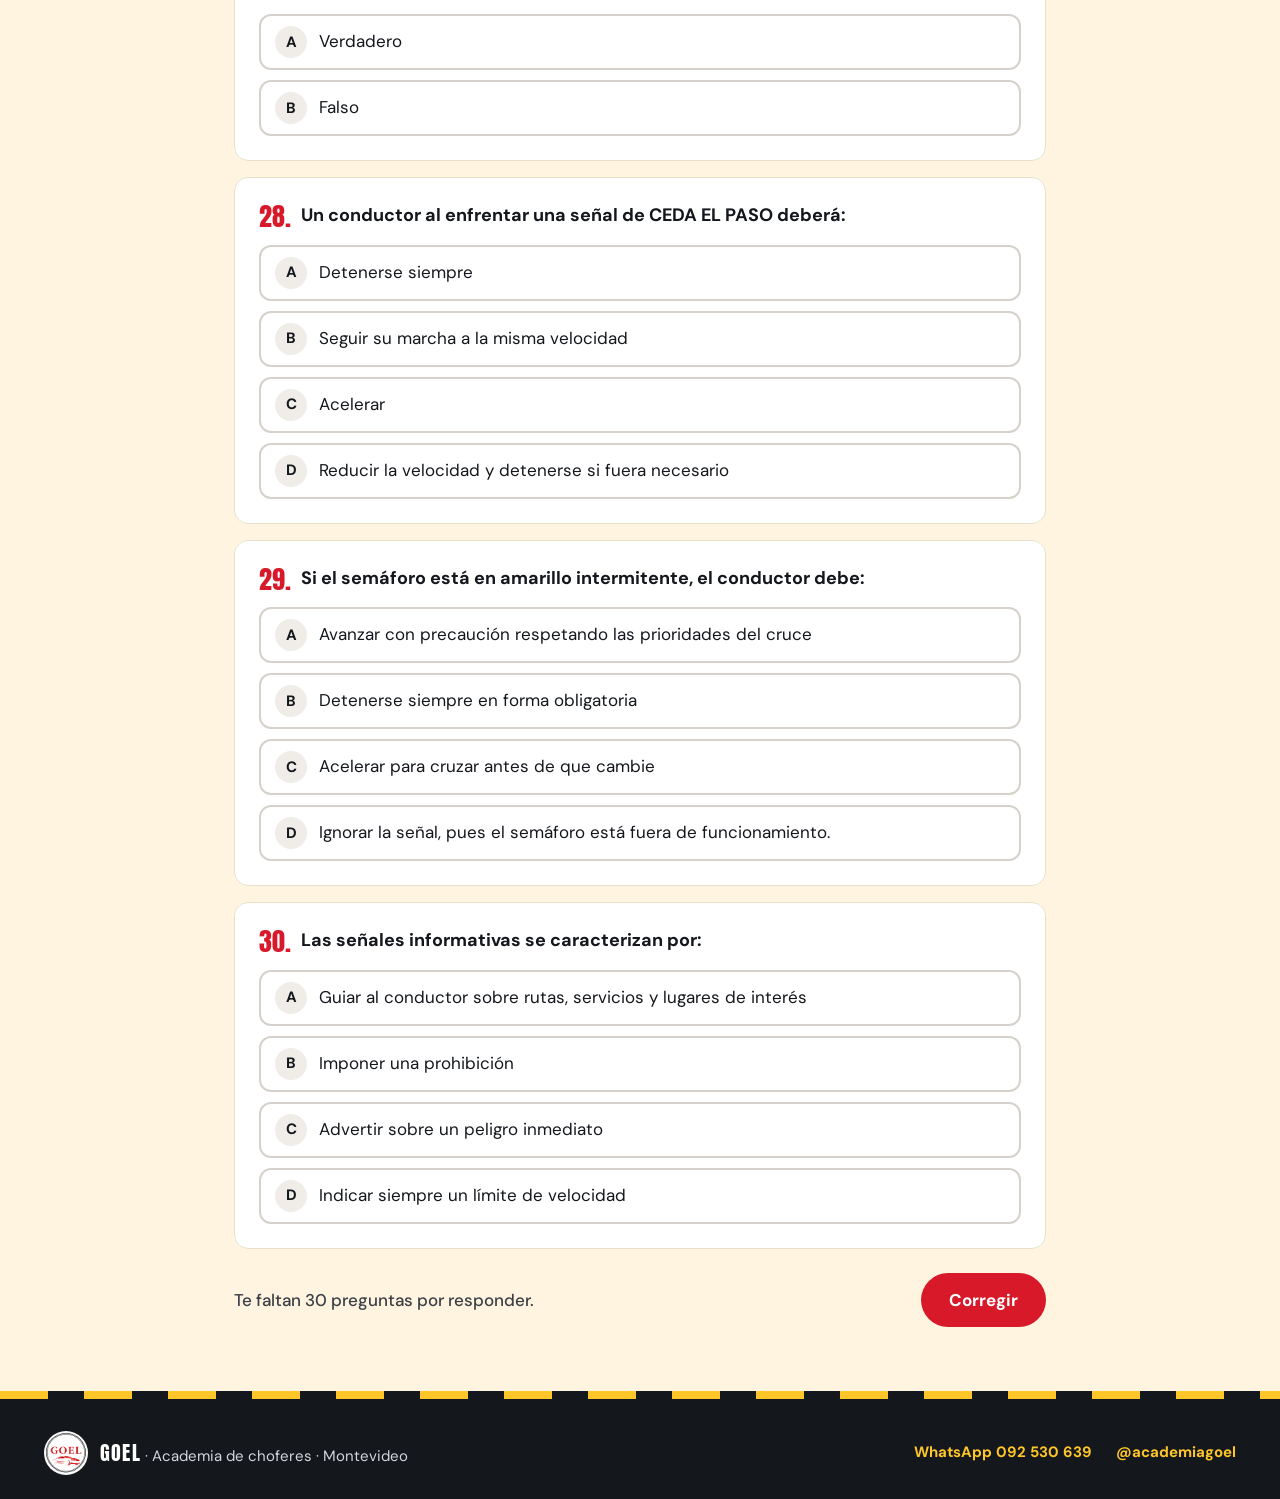
<file: simulacro.html>
<!doctype html>
<html lang="es">
<head>
  <meta charset="utf-8">
  <meta name="viewport" content="width=device-width, initial-scale=1, viewport-fit=cover">
  <title>Simulacro de examen teórico · Academia de Choferes Goel</title>
  <meta name="description" content="Simulacro gratuito del examen teórico de manejo: 30 preguntas con señales de tránsito, corrección al instante y preguntas nuevas en cada intento.">
  <meta name="theme-color" content="#D7192A">
  <link rel="icon" type="image/png" sizes="32x32" href="img/favicon-32.png">
  <link rel="icon" type="image/png" sizes="192x192" href="img/favicon-192.png">
  <link rel="apple-touch-icon" href="img/apple-touch-icon.png">
  <link rel="preconnect" href="https://fonts.googleapis.com">
  <link rel="preconnect" href="https://fonts.gstatic.com" crossorigin>
  <link href="https://fonts.googleapis.com/css2?family=Anton&family=Instrument+Serif:ital@0;1&family=DM+Sans:opsz,wght@9..40,400;9..40,500;9..40,700&display=swap" rel="stylesheet">
  <link rel="stylesheet" href="css/estilos.css">
</head>
<body>

  <header class="cabecera">
    <div class="contenedor">
      <a class="marca" href="index.html" aria-label="Academia de Choferes Goel, volver al inicio">
        <img src="img/logo.png" alt="" width="58" height="58">
        <span class="marca-texto">
          <span class="marca-goel">GOEL</span>
          <span class="marca-sub">academia de choferes</span>
        </span>
      </a>
      <a class="boton boton-oscuro" href="index.html" style="min-height: 48px; padding: 10px 18px; color: #FFC629">← Inicio</a>
    </div>
  </header>

  <section class="sim-cabecera">
    <div class="contenedor">
      <span class="etiqueta">Examen teórico</span>
      <h1 class="titulo">Simulacro <em>de teórico</em></h1>
      <p>30 preguntas de opción múltiple. Cada vez que lo hacés, 20 preguntas cambian. Respondé todas y tocá «Corregir» para ver tu resultado.</p>
    </div>
  </section>

  <main class="sim" id="simulacro">
    <div class="contenedor">
      <p id="cargando" class="bajada">Cargando preguntas…</p>

      <div id="resultado" class="resultado" hidden tabindex="-1">
        <div>
          <div class="etiqueta" style="background:#14171C">Tu resultado</div>
          <div class="resultado-numero" id="puntaje"></div>
          <p class="bajada" id="porcentaje" style="margin:0"></p>
        </div>
        <button type="button" class="boton boton-rojo" data-accion="otro">Hacer otro simulacro</button>
      </div>

      <div class="sim-progreso" id="progreso" hidden>
        <span>Simulacro</span>
        <span id="contador">0 de 30</span>
      </div>

      <div id="preguntas" style="display:flex;flex-direction:column;gap:16px"></div>

      <div class="sim-acciones" id="acciones" hidden>
        <p id="faltan"></p>
        <button type="button" class="boton boton-rojo" id="corregir">Corregir</button>
      </div>
      <div class="sim-acciones" id="acciones-final" hidden>
        <a class="boton boton-borde" href="index.html#manual">Repasar el manual</a>
        <button type="button" class="boton boton-rojo" data-accion="otro">Hacer otro simulacro</button>
      </div>
    </div>
  </main>

  <footer class="pie">
    <div class="linea-ruta" aria-hidden="true"></div>
    <div class="contenedor">
      <div class="pie-marca">
        <img src="img/logo.png" alt="" width="44" height="44" loading="lazy">
        <span><strong>GOEL</strong> · Academia de choferes · Montevideo</span>
      </div>
      <div class="pie-datos">
        <a href="https://wa.me/59892530639">WhatsApp 092 530 639</a>
        <a href="https://www.instagram.com/academiagoel/" target="_blank" rel="noopener">@academiagoel</a>
      </div>
    </div>
  </footer>

  <script src="js/simulacro.js"></script>
</body>
</html>
</file>
<file: css/estilos.css>
/* Academia de Choferes Goel — estilos (pensados primero para celular) */

:root {
  --rojo: #D7192A;
  --rojo-texto: #B3121F;
  --amarillo: #FFC629;
  --asfalto: #14171C;
  --crema: #FFF4DF;
  --blanco: #FFFFFF;
  --gris: #3B3F47;
  --gris-claro: #D4D7DD;
  --titulos: 'Anton', 'Arial Narrow', sans-serif;
  --destacado: 'Instrument Serif', Georgia, serif;
  --texto: 'DM Sans', system-ui, -apple-system, 'Segoe UI', sans-serif;
  --ancho: 1240px;
}

*, *::before, *::after { box-sizing: border-box; }

html { scroll-behavior: smooth; -webkit-text-size-adjust: 100%; }
@media (prefers-reduced-motion: reduce) { html { scroll-behavior: auto; } }

body {
  margin: 0;
  font-family: var(--texto);
  font-size: 17px;
  line-height: 1.55;
  color: var(--asfalto);
  background: var(--blanco);
}

img { max-width: 100%; height: auto; display: block; }
a { color: var(--rojo-texto); }
a:hover { color: #7E0A1A; }
:focus-visible { outline: 3px solid var(--amarillo); outline-offset: 3px; }

.contenedor { max-width: var(--ancho); margin: 0 auto; padding: 0 20px; }
.seccion { padding: 64px 0; }
.solo-lectores { position: absolute; width: 1px; height: 1px; overflow: hidden; clip: rect(0 0 0 0); white-space: nowrap; }

/* ---------- Tipografía ---------- */
.titulo {
  margin: 0;
  font-family: var(--titulos);
  font-weight: 400;
  font-size: clamp(40px, 10vw, 72px);
  line-height: 0.98;
  text-transform: uppercase;
}
.titulo em, .resalte {
  font-family: var(--destacado);
  font-style: italic;
  font-weight: 400;
  text-transform: none;
  color: var(--rojo);
  font-size: 1.06em;
}
.etiqueta {
  display: inline-block;
  align-self: flex-start;
  font-size: 13px;
  font-weight: 700;
  letter-spacing: 0.14em;
  text-transform: uppercase;
  background: var(--asfalto);
  color: var(--amarillo);
  padding: 6px 12px;
  border-radius: 4px;
}
.bajada { margin: 0; font-size: 18px; color: var(--gris); }
.encabezado { display: flex; flex-direction: column; gap: 14px; max-width: 760px; margin-bottom: 36px; }

/* ---------- Botones ---------- */
.botones { display: flex; flex-wrap: wrap; gap: 12px; }
.boton {
  display: inline-flex;
  align-items: center;
  justify-content: center;
  gap: 10px;
  min-height: 52px;
  padding: 14px 26px;
  border-radius: 999px;
  font-weight: 700;
  font-size: 17px;
  text-decoration: none;
  text-align: center;
  border: 2px solid transparent;
  cursor: pointer;
  font-family: inherit;
}
.boton-rojo { background: var(--rojo); color: var(--blanco); }
.boton-rojo:hover { background: var(--rojo-texto); color: var(--blanco); }
.boton-amarillo { background: var(--amarillo); color: var(--asfalto); }
.boton-amarillo:hover { background: #F2B600; color: var(--asfalto); }
.boton-oscuro { background: var(--asfalto); color: var(--blanco); }
.boton-oscuro:hover { background: #000; color: var(--blanco); }
.boton-borde { border-color: var(--asfalto); color: var(--asfalto); background: transparent; }
.boton-borde:hover { background: var(--asfalto); color: var(--blanco); }
.boton-borde-claro { border-color: var(--amarillo); color: var(--amarillo); background: transparent; }
.boton-borde-claro:hover { background: var(--amarillo); color: var(--asfalto); }
.boton-ancho { width: 100%; }
.icono { width: 22px; height: 22px; flex-shrink: 0; }

/* ---------- Cabecera ---------- */
.cabecera {
  position: sticky;
  top: 0;
  z-index: 50;
  background: var(--blanco);
  border-bottom: 4px solid var(--rojo);
}
.cabecera .contenedor { display: flex; align-items: center; justify-content: space-between; gap: 12px; min-height: 68px; }
.marca { display: flex; align-items: center; gap: 10px; text-decoration: none; color: var(--asfalto); }
.marca img { width: 48px; height: 48px; }
.marca-texto { display: flex; flex-direction: column; line-height: 1; gap: 2px; }
.marca-goel { font-family: var(--titulos); font-size: 26px; letter-spacing: 0.06em; color: var(--rojo); }
.marca-sub { font-family: var(--destacado); font-style: italic; font-size: 16px; }

.nav-escritorio { display: none; }

.menu-movil { position: relative; }
.menu-movil summary {
  list-style: none;
  display: flex;
  align-items: center;
  gap: 8px;
  min-height: 48px;
  padding: 0 16px;
  border-radius: 999px;
  background: var(--asfalto);
  color: var(--amarillo);
  font-weight: 700;
  cursor: pointer;
}
.menu-movil summary::-webkit-details-marker { display: none; }
.menu-movil[open] summary { background: var(--rojo); color: var(--blanco); }
.menu-movil nav {
  position: absolute;
  right: 0;
  top: calc(100% + 12px);
  width: min(300px, calc(100vw - 40px));
  background: var(--asfalto);
  border-radius: 16px;
  padding: 10px;
  display: flex;
  flex-direction: column;
  box-shadow: 0 18px 40px rgba(0, 0, 0, 0.3);
}
.menu-movil nav a {
  color: var(--blanco);
  text-decoration: none;
  font-weight: 500;
  font-size: 18px;
  padding: 14px 14px;
  border-radius: 10px;
}
.menu-movil nav a:hover { background: #262A31; color: var(--amarillo); }

@media (min-width: 1000px) {
  .menu-movil { display: none; }
  .nav-escritorio { display: flex; align-items: center; gap: 4px 24px; font-weight: 500; }
  .nav-escritorio a { color: var(--asfalto); text-decoration: none; padding: 12px 0; }
  .nav-escritorio a:hover { color: var(--rojo); }
  .nav-escritorio .boton { padding: 10px 22px; min-height: 44px; color: var(--amarillo); }
  .marca img { width: 58px; height: 58px; }
}

/* ---------- Portada ---------- */
.portada { background: var(--asfalto); color: var(--blanco); }
.portada-foto { width: 100%; height: auto; aspect-ratio: 1600 / 664; object-fit: cover; }
.linea-ruta { height: 8px; background: repeating-linear-gradient(90deg, var(--amarillo) 0 48px, transparent 48px 84px); }
.portada-texto { padding-top: 40px; padding-bottom: 48px; display: flex; flex-direction: column; gap: 24px; }
.portada h1 {
  margin: 0;
  font-family: var(--titulos);
  font-weight: 400;
  font-size: clamp(40px, 11vw, 88px);
  line-height: 0.98;
  text-transform: uppercase;
}
.portada h1 em { font-family: var(--destacado); font-style: italic; text-transform: none; color: var(--amarillo); font-size: 1.06em; }
.portada p { margin: 0; font-size: 18px; color: var(--gris-claro); max-width: 600px; }
.portada .botones .boton { flex: 1 1 200px; }

@media (min-width: 900px) {
  .portada-texto { flex-direction: row; align-items: flex-end; justify-content: space-between; padding-top: 56px; padding-bottom: 56px; }
  .portada-texto > div:first-child { flex: 1 1 560px; display: flex; flex-direction: column; gap: 16px; }
  .portada .botones .boton { flex: 0 0 auto; }
}

/* ---------- Beneficios ---------- */
.beneficios { background: var(--amarillo); }
.beneficios .contenedor { display: grid; gap: 22px; padding-top: 32px; padding-bottom: 32px; }
.beneficio strong { display: block; font-family: var(--titulos); font-weight: 400; font-size: 40px; line-height: 1; text-transform: uppercase; }
.beneficio strong em { font-family: var(--destacado); font-style: italic; text-transform: none; color: var(--rojo-texto); }
.beneficio span { font-weight: 500; }
@media (min-width: 760px) { .beneficios .contenedor { grid-template-columns: repeat(3, 1fr); } }

/* ---------- Curso ---------- */
.curso { background: var(--crema); }
.curso-grilla { display: grid; gap: 40px; }
.curso-info { display: flex; flex-direction: column; gap: 18px; }
.lista-check { margin: 4px 0 0; padding: 0; list-style: none; display: flex; flex-direction: column; gap: 14px; font-weight: 500; font-size: 18px; }
.lista-check li { display: flex; align-items: center; gap: 14px; }
.check { flex-shrink: 0; width: 30px; height: 30px; border-radius: 50%; background: var(--rojo); display: flex; align-items: center; justify-content: center; }
.check svg { width: 16px; height: 16px; }

.precio {
  background: var(--asfalto);
  color: var(--blanco);
  border-radius: 18px;
  padding: 32px 26px;
  display: flex;
  flex-direction: column;
  gap: 18px;
}
.precio-titulo { font-family: var(--destacado); font-style: italic; font-size: 26px; color: var(--amarillo); }
.precio-grande { font-family: var(--titulos); font-size: clamp(64px, 18vw, 96px); line-height: 1; }
.precio-mediano { font-family: var(--titulos); font-size: 48px; line-height: 1; color: var(--amarillo); }
.precio small { display: block; font-size: 17px; color: var(--gris-claro); margin-top: 4px; }
.precio-separador { border-top: 2px dashed #3B3F47; padding-top: 18px; }
@media (min-width: 900px) {
  .curso-grilla { grid-template-columns: 1.2fr 1fr; align-items: center; gap: 56px; }
  .precio { padding: 44px; transform: rotate(-1deg); }
}

/* ---------- Requisitos ---------- */
.pasos { display: grid; gap: 32px; }
.paso { display: flex; flex-direction: column; gap: 12px; }
.paso h3 { margin: 0; font-family: var(--titulos); font-weight: 400; font-size: 28px; text-transform: uppercase; }
.paso p { margin: 0; color: var(--gris); font-size: 18px; }
.rombo {
  width: 56px; height: 56px; margin: 10px;
  background: var(--amarillo);
  border: 4px solid var(--asfalto);
  border-radius: 8px;
  transform: rotate(45deg);
  display: flex; align-items: center; justify-content: center;
}
.rombo span { transform: rotate(-45deg); font-family: var(--titulos); font-size: 26px; }
@media (min-width: 760px) { .pasos { grid-template-columns: repeat(3, 1fr); } }

/* ---------- Simulacro (banda) ---------- */
.banda-simulacro { background: var(--rojo); color: var(--blanco); }
.banda-simulacro .contenedor { display: flex; flex-direction: column; gap: 24px; }
.banda-simulacro .etiqueta { background: var(--blanco); color: var(--rojo-texto); }
.banda-simulacro .titulo em { color: #FFE08A; }
.banda-simulacro p { margin: 0; font-size: 18px; }
@media (min-width: 900px) {
  .banda-simulacro .contenedor { flex-direction: row; align-items: center; justify-content: space-between; }
  .banda-simulacro .contenedor > div { max-width: 700px; display: flex; flex-direction: column; gap: 16px; }
}

/* ---------- Manual ---------- */
.manual { background: var(--crema); }
.manual-grilla { display: grid; gap: 40px; align-items: center; }
.manual-tapa { display: block; max-width: 300px; margin: 0 auto; transform: rotate(-3deg); }
.manual-tapa img { width: 100%; border: 10px solid var(--blanco); border-radius: 8px; box-shadow: 0 18px 44px rgba(20, 23, 28, 0.22); }
.manual-info { display: flex; flex-direction: column; gap: 18px; }
.temas { margin: 0; padding: 0; list-style: none; display: flex; flex-wrap: wrap; gap: 8px; font-size: 15px; font-weight: 500; }
.temas li { background: var(--blanco); border: 2px solid var(--asfalto); border-radius: 999px; padding: 6px 14px; }
.temas li.marcado { background: var(--amarillo); }
@media (min-width: 900px) { .manual-grilla { grid-template-columns: 340px 1fr; gap: 56px; } .manual-tapa { max-width: none; } }

/* ---------- Aprobados ---------- */
.aprobados { background: var(--asfalto); color: var(--blanco); }
.aprobados .etiqueta { background: var(--amarillo); color: var(--asfalto); }
.aprobados .titulo em { color: var(--amarillo); }
.aprobados .bajada { color: var(--gris-claro); }
.galeria { display: grid; grid-template-columns: repeat(2, 1fr); gap: 18px 14px; }
.galeria img {
  width: 100%;
  height: auto;
  aspect-ratio: 4 / 5;
  object-fit: cover;
  border: 6px solid var(--blanco);
  border-radius: 4px;
}
.galeria img:nth-child(3n) { border-color: var(--amarillo); }
.galeria img:nth-child(odd) { transform: rotate(-1.5deg); }
.galeria img:nth-child(even) { transform: rotate(1.5deg); }
@media (min-width: 760px) { .galeria { grid-template-columns: repeat(4, 1fr); gap: 28px 24px; } .galeria img { border-width: 8px; } }
.mas-aprobados {
  margin-top: 40px;
  padding: 24px 20px;
  border: 2px dashed var(--amarillo);
  border-radius: 16px;
  display: flex;
  flex-direction: column;
  gap: 16px;
  align-items: stretch;
  text-align: center;
}
.mas-aprobados p { margin: 0; font-family: var(--destacado); font-style: italic; font-size: 24px; line-height: 1.3; color: var(--blanco); }
@media (min-width: 760px) {
  .mas-aprobados { flex-direction: row; align-items: center; justify-content: space-between; text-align: left; padding: 28px 32px; }
}

/* ---------- Autos ---------- */
.autos { display: grid; gap: 28px; }
.autos figure { margin: 0; display: flex; flex-direction: column; gap: 12px; }
.autos img { width: 100%; height: auto; aspect-ratio: 4 / 3; object-fit: cover; border-radius: 18px; }
.autos figcaption { font-family: var(--titulos); font-size: 24px; text-transform: uppercase; }
@media (min-width: 760px) { .autos { grid-template-columns: repeat(3, 1fr); } }

/* ---------- Contacto ---------- */
.contacto { background: var(--amarillo); }
.contacto .contenedor { display: flex; flex-direction: column; gap: 28px; }
.contacto .titulo { font-size: clamp(44px, 11vw, 84px); }
.contacto .titulo em { color: var(--rojo-texto); }
.contacto-botones { display: flex; flex-direction: column; gap: 12px; }
@media (min-width: 900px) {
  .contacto .contenedor { flex-direction: row; align-items: center; justify-content: space-between; }
  .contacto-botones { width: 340px; flex-shrink: 0; }
}

/* ---------- Pie ---------- */
.pie { background: var(--asfalto); color: var(--gris-claro); font-size: 15px; padding-bottom: 96px; }
.pie .contenedor { display: flex; flex-direction: column; gap: 16px; padding-top: 32px; padding-bottom: 24px; }
.pie-marca { display: flex; align-items: center; gap: 12px; }
.pie-marca img { width: 44px; height: 44px; background: var(--blanco); border-radius: 50%; }
.pie-marca strong { font-family: var(--titulos); font-weight: 400; font-size: 20px; letter-spacing: 0.06em; color: var(--blanco); }
.pie a { color: var(--amarillo); text-decoration: none; font-weight: 700; }
.pie-datos { display: flex; flex-wrap: wrap; gap: 8px 24px; align-items: center; }
@media (min-width: 900px) { .pie { padding-bottom: 0; } .pie .contenedor { flex-direction: row; align-items: center; justify-content: space-between; } }

/* ---------- Botón flotante de WhatsApp (celular) ---------- */
.flotante {
  position: fixed;
  right: 16px;
  bottom: 16px;
  bottom: calc(16px + env(safe-area-inset-bottom));
  z-index: 60;
  display: flex;
  align-items: center;
  gap: 10px;
  min-height: 56px;
  padding: 0 22px 0 18px;
  border-radius: 999px;
  background: #1F8A4C;
  color: var(--blanco);
  font-weight: 700;
  text-decoration: none;
  box-shadow: 0 10px 28px rgba(0, 0, 0, 0.3);
}
.flotante:hover { background: #17703D; color: var(--blanco); }
@media (min-width: 900px) { .flotante { display: none; } }

@media (min-width: 900px) {
  .seccion { padding: 96px 0; }
  .contenedor { padding: 0 24px; }
}

/* ---------- Página del simulacro ---------- */
.sim-cabecera { background: var(--asfalto); color: var(--blanco); }
.sim-cabecera .contenedor { max-width: 860px; padding-top: 40px; padding-bottom: 40px; display: flex; flex-direction: column; gap: 14px; }
.sim-cabecera .etiqueta { background: var(--amarillo); color: var(--asfalto); }
.sim-cabecera .titulo em { color: var(--amarillo); }
.sim-cabecera p { margin: 0; color: var(--gris-claro); font-size: 18px; }

.sim { background: var(--crema); padding: 24px 0 64px; }
.sim .contenedor { max-width: 860px; display: flex; flex-direction: column; gap: 16px; }
.sim-progreso {
  position: sticky;
  top: 72px;
  z-index: 10;
  background: var(--asfalto);
  color: var(--blanco);
  border-radius: 999px;
  padding: 10px 18px;
  font-weight: 700;
  display: flex;
  justify-content: space-between;
  gap: 12px;
}
.sim-progreso span:last-child { color: var(--amarillo); }

.pregunta { min-width: 0; background: var(--blanco); border-radius: 14px; padding: 20px 16px; display: flex; flex-direction: column; gap: 14px; border: 1px solid #EADFC8; }
.pregunta-texto { margin: 0; display: flex; gap: 10px; font-size: 18px; font-weight: 700; line-height: 1.45; }
.pregunta-numero { flex-shrink: 0; font-family: var(--titulos); font-weight: 400; font-size: 26px; line-height: 1.1; color: var(--rojo); }
.pregunta-senal { width: 120px; height: 120px; object-fit: contain; margin-left: 4px; }
.opciones { display: flex; flex-direction: column; gap: 10px; }
.opcion {
  display: flex;
  align-items: center;
  gap: 12px;
  width: 100%;
  min-height: 54px;
  padding: 10px 12px;
  text-align: left;
  font-family: inherit;
  font-size: 16px;
  line-height: 1.4;
  color: var(--asfalto);
  background: var(--blanco);
  border: 2px solid #D6D1CA;
  border-radius: 12px;
  cursor: pointer;
}
.opcion:hover { border-color: var(--asfalto); }
.letra {
  flex-shrink: 0;
  width: 32px; height: 32px;
  border-radius: 50%;
  display: flex; align-items: center; justify-content: center;
  font-weight: 700; font-size: 15px;
  background: #F0EDE8;
}
.opcion.elegida { border-color: var(--rojo); background: #FBE9EB; }
.opcion.elegida .letra { background: var(--rojo); color: var(--blanco); }
.opcion.correcta { border-color: #1F7A3D; background: #E7F4EA; }
.opcion.correcta .letra { background: #1F7A3D; color: var(--blanco); }
.opcion.incorrecta { border-color: var(--rojo-texto); background: #FBE9EB; }
.opcion.incorrecta .letra { background: var(--rojo-texto); color: var(--blanco); }
.sim-corregido .opcion { cursor: default; }
.sim-corregido .opcion:hover { border-color: inherit; }
.devolucion { margin: 0; font-size: 16px; font-weight: 500; }
.devolucion.bien { color: #1F7A3D; font-weight: 700; }
.devolucion.mal { color: var(--rojo-texto); }

.resultado { background: var(--blanco); border: 3px solid var(--asfalto); border-radius: 16px; padding: 24px 20px; display: flex; flex-direction: column; gap: 14px; }
.resultado-numero { font-family: var(--titulos); font-size: 56px; line-height: 1; }
.resultado-numero em { font-family: var(--destacado); font-style: italic; color: var(--rojo); }
.sim-acciones { display: flex; flex-direction: column; gap: 12px; padding-top: 8px; }
.sim-acciones p { margin: 0; color: var(--gris); font-weight: 500; }
[hidden] { display: none !important; }

@media (min-width: 700px) {
  .pregunta { padding: 24px; }
  .pregunta-senal { margin-left: 38px; }
  .opcion { font-size: 17px; padding: 10px 14px; }
  .sim-acciones { flex-direction: row; align-items: center; justify-content: space-between; }
  .resultado { flex-direction: row; align-items: center; justify-content: space-between; padding: 28px; }
}
</file>
